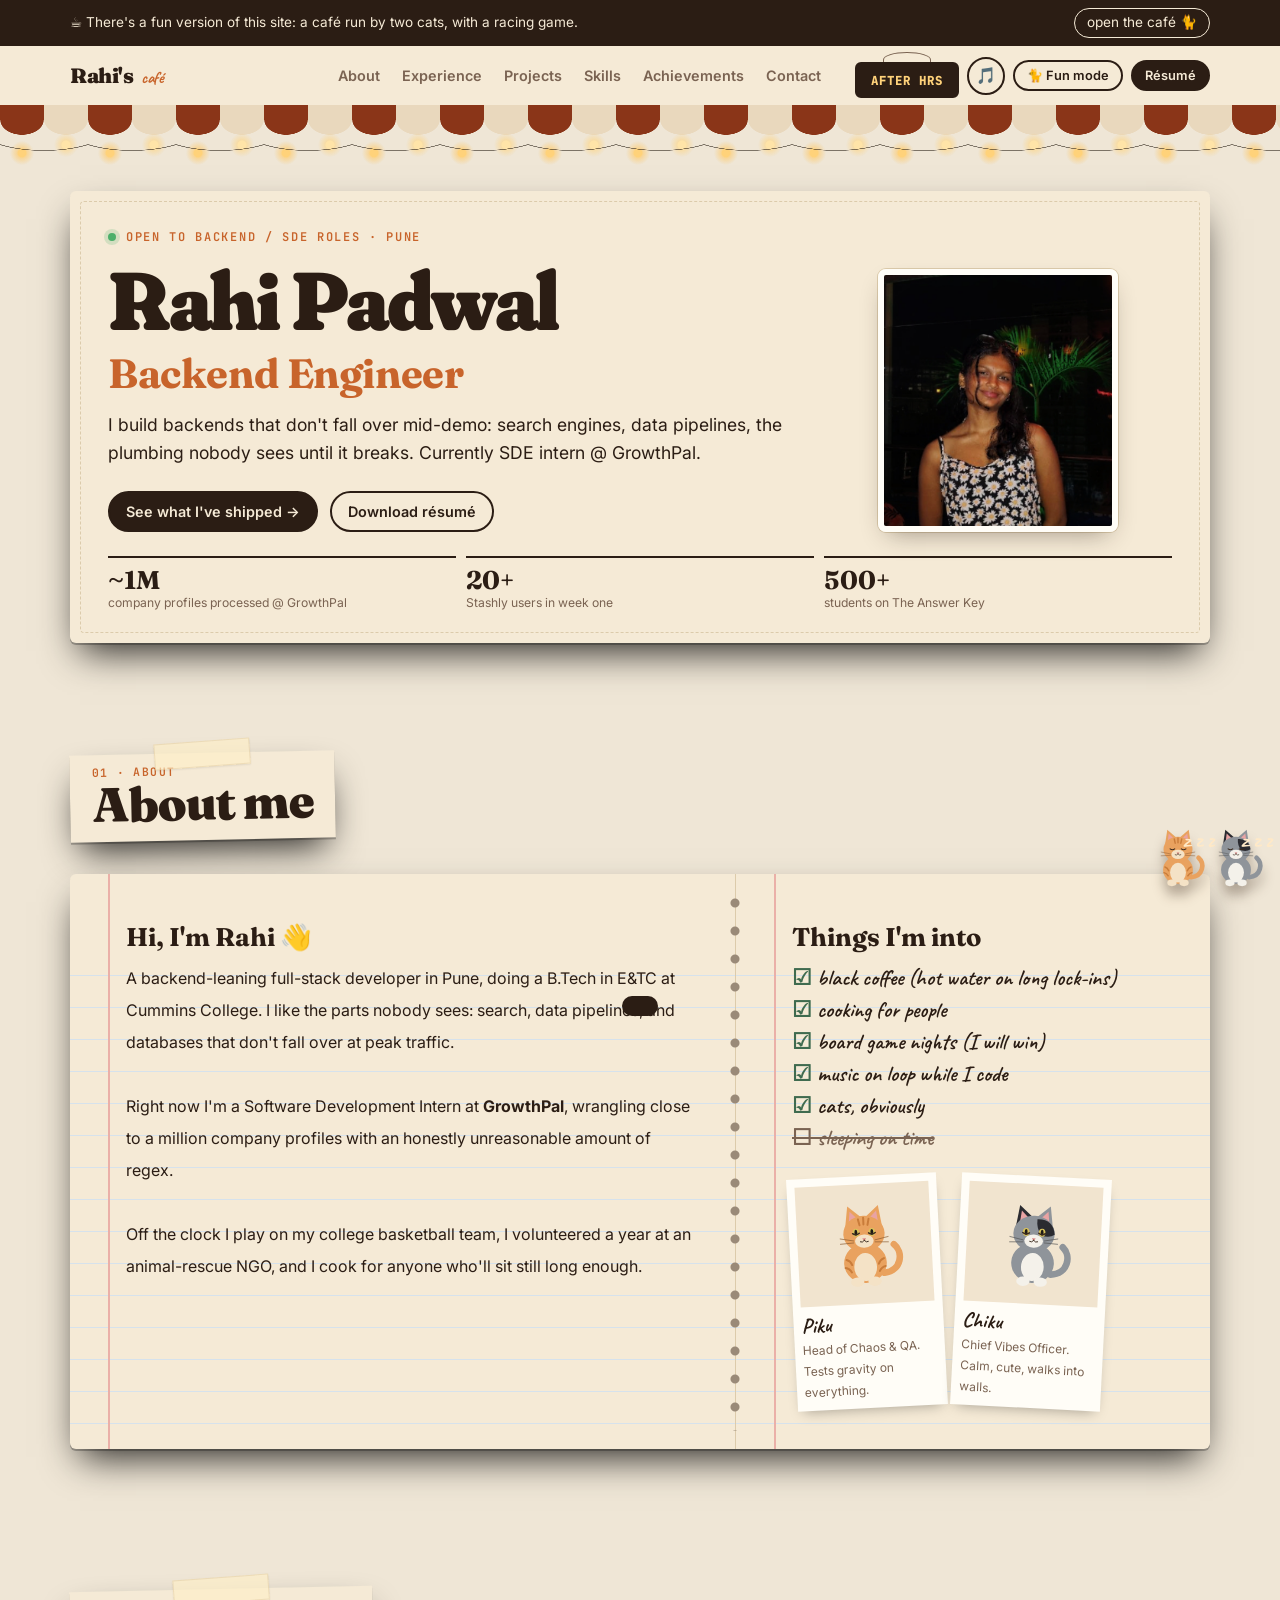
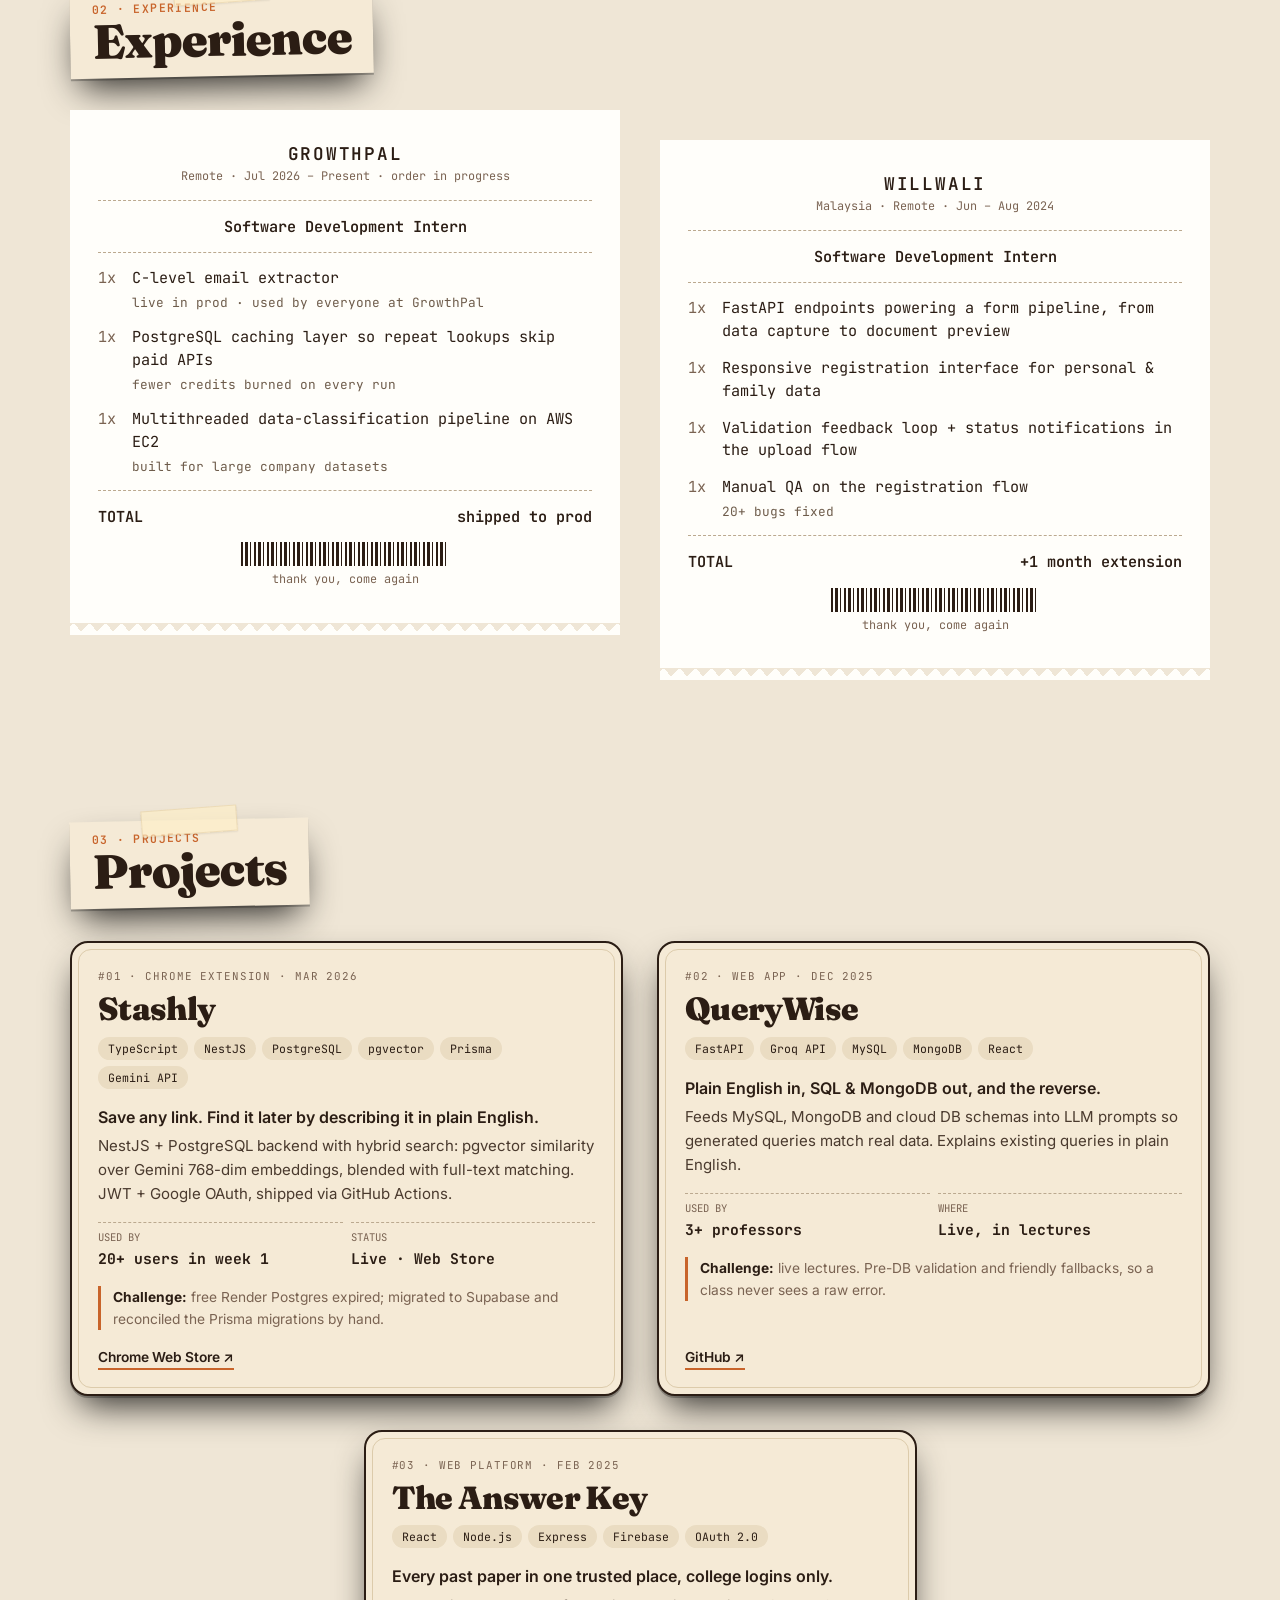
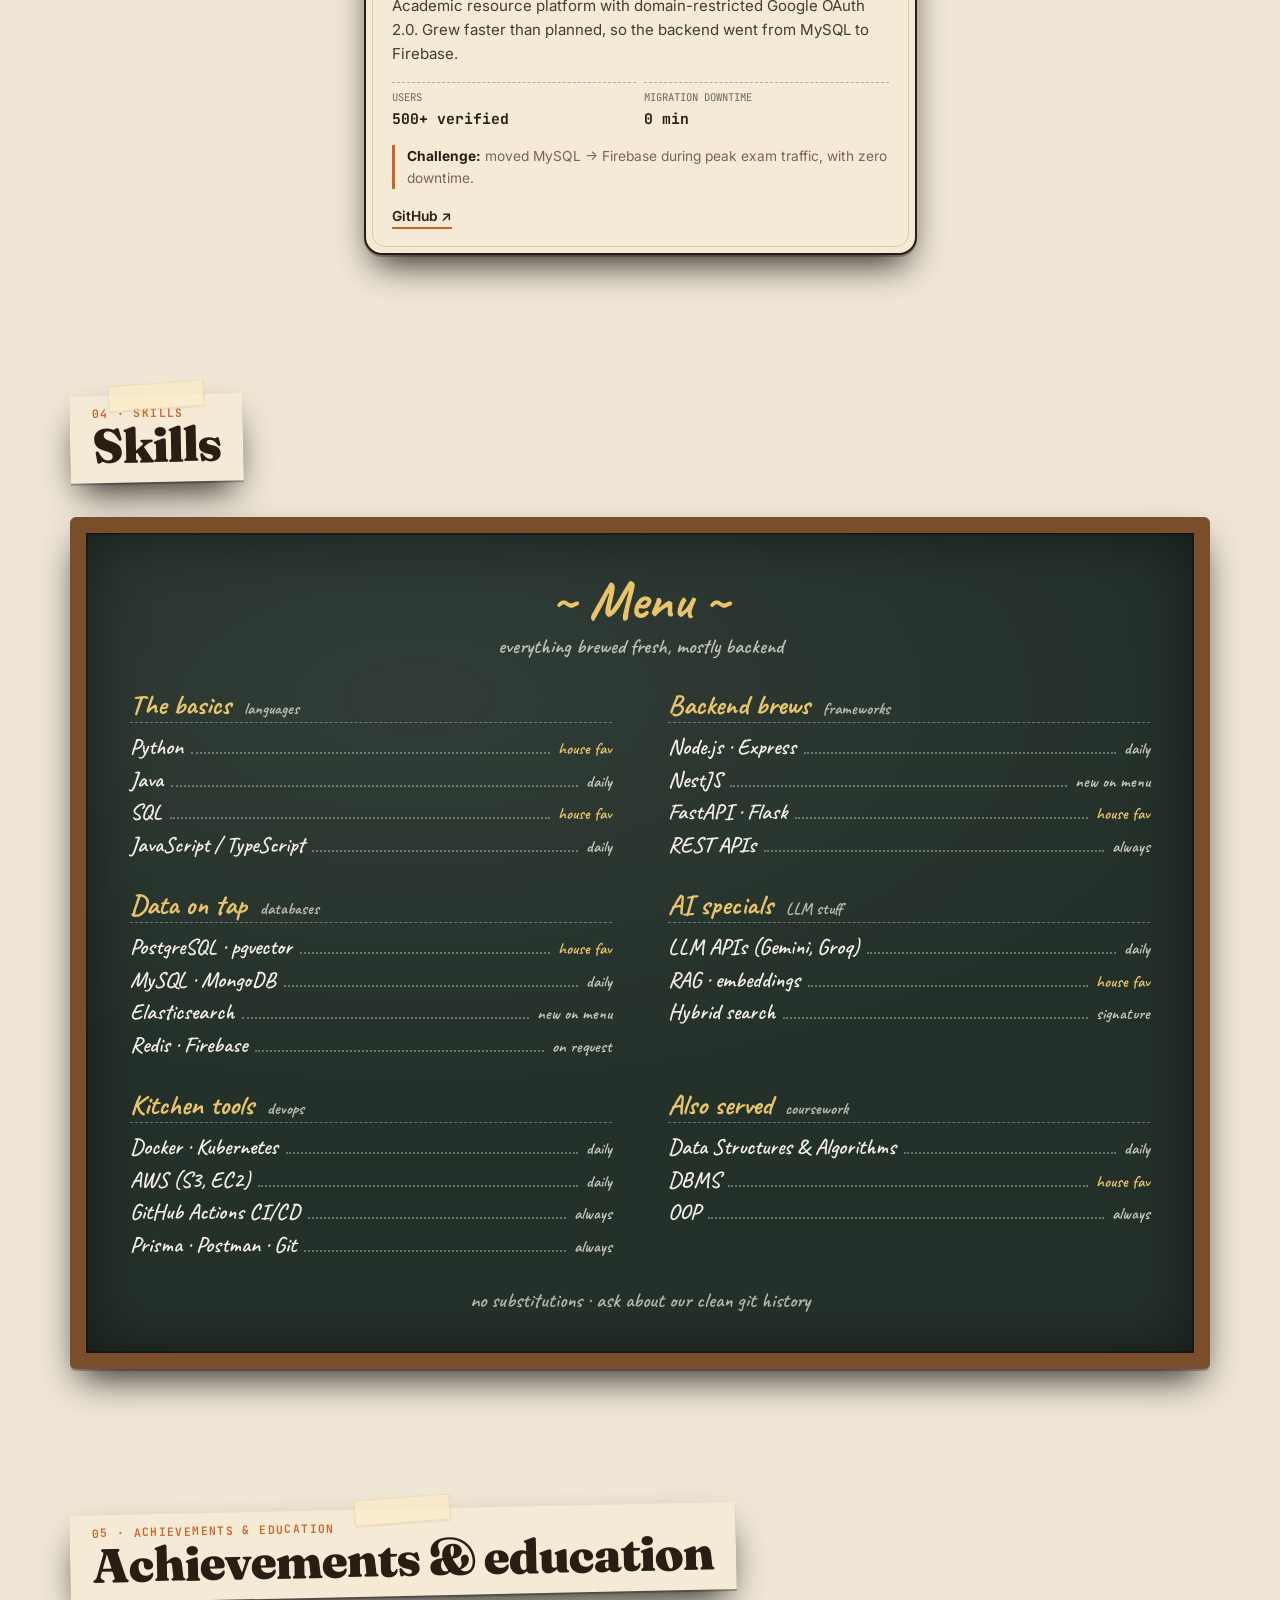
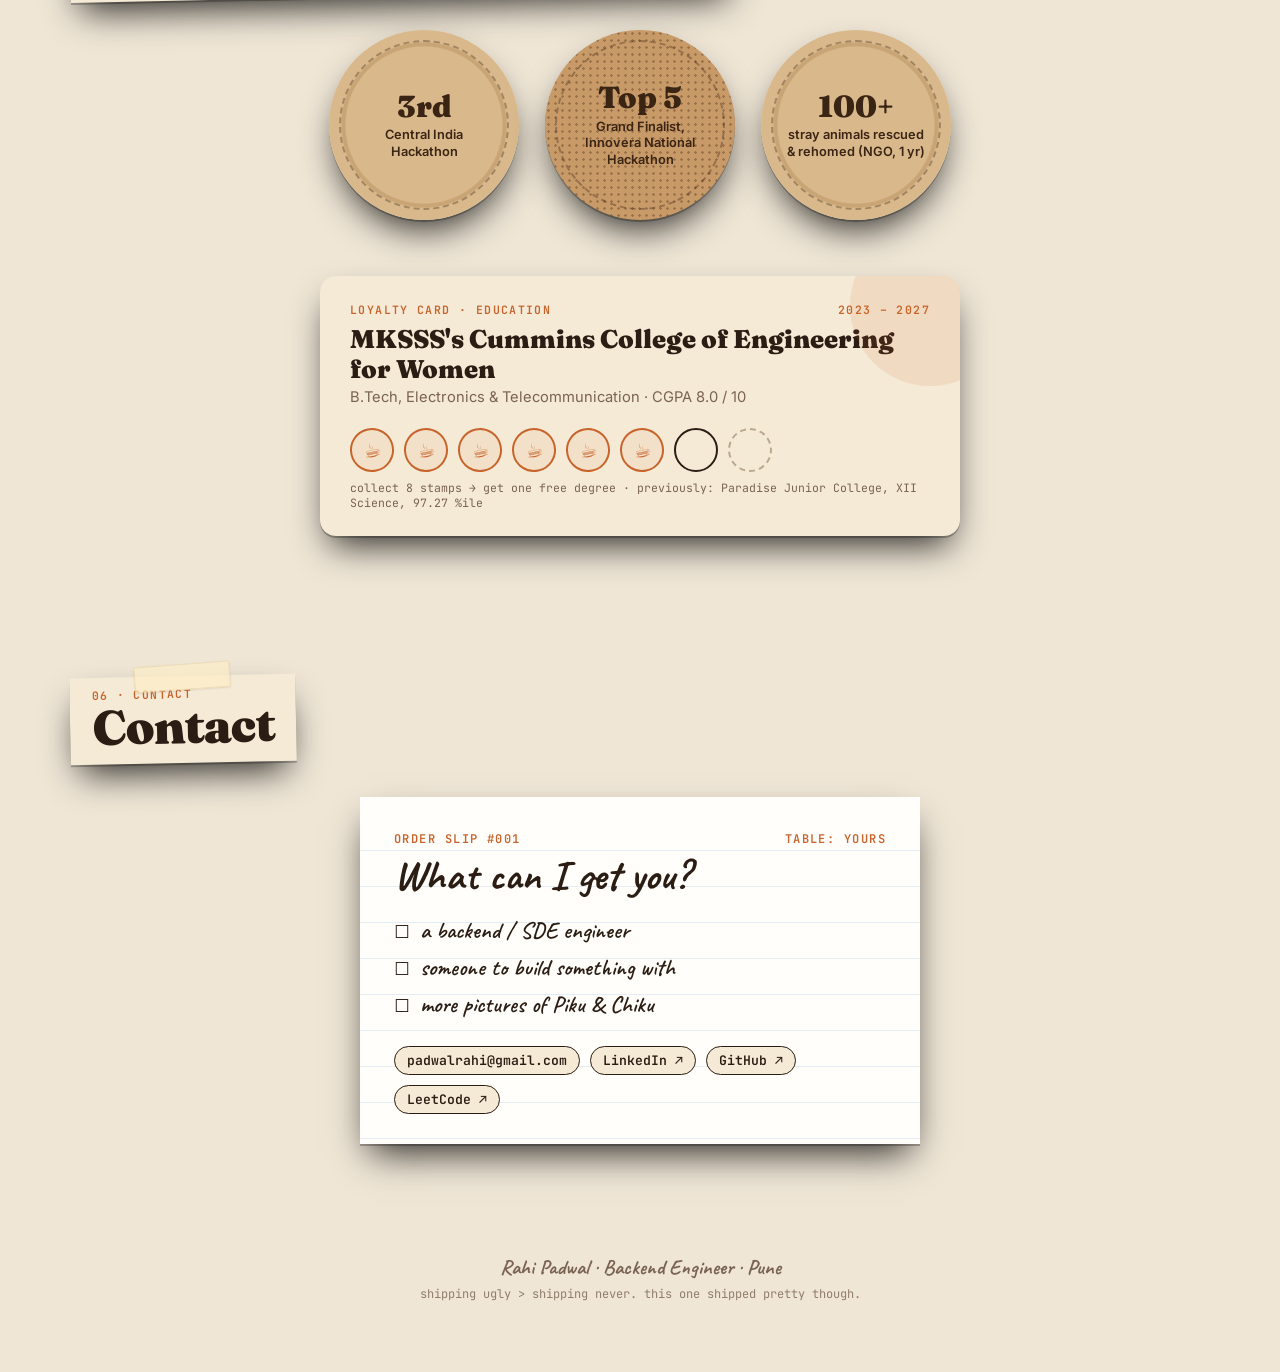
<file: index.html>
<!DOCTYPE html>
<html lang="en">
<head>
<meta charset="UTF-8" />
<meta name="viewport" content="width=device-width, initial-scale=1.0" />
<title>Rahi Padwal · Rahi's Café</title>
<meta name="description" content="Rahi Padwal — backend engineer from Pune. Coffee, code & two cats who run the place." />
<link rel="preconnect" href="https://fonts.googleapis.com" />
<link rel="preconnect" href="https://fonts.gstatic.com" crossorigin />
<link href="https://fonts.googleapis.com/css2?family=Fraunces:opsz,wght,SOFT@9..144,400..900,100&family=Caveat:wght@500;700&family=Inter:wght@400;500;600;700&family=JetBrains+Mono:wght@400;600&display=swap" rel="stylesheet" />
<style>
/* ═════════ tokens: daytime café (hot water) ═════════ */
:root{
  --wood:#c4915e; --wood-grain:.55; --plank:rgba(70,40,15,.22);
  --paper:#fffaf0; --paper2:#f6ecd8; --ink:#2b1d14; --muted:#7a6352; --line:#e6d6b8;
  --accent:#c8642b; --accent-ink:#fff7ee; --green:#3f6b4f;
  --awn1:#c8642b; --awn2:#fff4e2;
  --board:#24302a; --chalk:#f4efe4; --chalk2:#e9c46a;
  --on-wood:#fff6e8;
  --shadow:0 2px 0 rgba(60,30,10,.08),0 14px 28px -10px rgba(60,30,10,.45);
  --light:rgba(255,236,190,.55); --glow:transparent;
  --display:"Fraunces",Georgia,serif; --hand:"Caveat",cursive;
  --body:"Inter",system-ui,sans-serif; --mono:"JetBrains Mono",ui-monospace,monospace;
  color-scheme:light;
}
/* ═════════ after hours (night) ═════════ */
:root[data-theme="night"]{
  --wood:#3e2716; --plank:rgba(0,0,0,.45);
  --paper:#f5ead6; --paper2:#eadcc2; --line:#dccbab;
  --awn1:#8a3518; --awn2:#e9d8bd;
  --on-wood:#ffe9c7;
  --shadow:0 2px 0 rgba(0,0,0,.25),0 18px 36px -10px rgba(0,0,0,.85);
  --light:transparent; --glow:rgba(255,170,80,.26);
}
*{box-sizing:border-box;margin:0;padding:0}
html{scroll-behavior:smooth}
section,#education{scroll-margin-top:110px}
@media (max-width:980px){section,#education{scroll-margin-top:140px}}
body{
  font-family:var(--body);color:var(--ink);line-height:1.6;overflow-x:hidden;
  background-color:var(--wood);
  background-image:
    repeating-linear-gradient(180deg,transparent 0 238px,var(--plank) 238px 241px),
    url("data:image/svg+xml,%3Csvg xmlns='http://www.w3.org/2000/svg' width='700' height='480'%3E%3Cfilter id='w'%3E%3CfeTurbulence type='fractalNoise' baseFrequency='0.003 0.11' numOctaves='4' seed='7'/%3E%3CfeColorMatrix values='0 0 0 0 0.32 0 0 0 0 0.18 0 0 0 0 0.07 0 0 0 0.9 0'/%3E%3C/filter%3E%3Crect width='100%25' height='100%25' filter='url(%23w)'/%3E%3C/svg%3E");
  transition:background-color .5s;
}
body::before{ /* grain strength + evening lamp glow */
  content:"";position:fixed;inset:0;pointer-events:none;z-index:0;
  background:radial-gradient(70vw 60vh at 50% 10%,var(--glow),transparent 70%),
             radial-gradient(120vw 100vh at 50% 50%,transparent 55%,rgba(30,15,5,.35));
}
a{color:inherit}
.wrap{max-width:1180px;margin:0 auto;padding:0 20px}
main,footer{position:relative;z-index:2}

/* window light falling across the table (daytime only) */
.window-light{position:fixed;top:-10vh;right:-12vw;width:75vw;height:120vh;pointer-events:none;z-index:1;
  transform:skewX(-24deg);mix-blend-mode:soft-light;opacity:1;transition:opacity .6s;filter:blur(14px)}
.window-light i{position:absolute;background:var(--light);width:44%;height:46%}
.window-light i:nth-child(1){left:0;top:0}.window-light i:nth-child(2){right:0;top:0}
.window-light i:nth-child(3){left:0;bottom:0}.window-light i:nth-child(4){right:0;bottom:0}

/* ═════════ awning + nav ═════════ */
header{position:sticky;top:0;z-index:50}
.awning{height:30px;background:repeating-linear-gradient(90deg,var(--awn1) 0 44px,var(--awn2) 44px 88px);
  -webkit-mask:linear-gradient(#000 0 0) top/100% 15px no-repeat,radial-gradient(22px 15px at 22px 15px,#000 97%,transparent) 0 0/44px 30px repeat-x;
          mask:linear-gradient(#000 0 0) top/100% 15px no-repeat,radial-gradient(22px 15px at 22px 15px,#000 97%,transparent) 0 0/44px 30px repeat-x;
  filter:drop-shadow(0 4px 3px rgba(0,0,0,.25))}
.navbar{background:var(--paper)}
/* fairy lights under the awning (after hours only) */
.lights{position:absolute;left:0;right:0;top:100%;height:34px;margin-top:-4px;pointer-events:none;opacity:0;transition:opacity .6s;
  background:radial-gradient(circle at 22px 22px,#ffd27a 0 4px,rgba(255,200,100,.55) 5px,transparent 12px) 0 0/88px 34px repeat-x,
             radial-gradient(circle at 66px 14px,#ffe4a8 0 4px,rgba(255,210,120,.5) 5px,transparent 12px) 0 0/88px 34px repeat-x}
.lights::before{content:"";position:absolute;inset:0;background:radial-gradient(70px 26px at 44px 0,transparent 96%,rgba(30,20,10,.55) 97% 99%,transparent 100%) 0 -6px/88px 34px repeat-x}
:root[data-theme="night"] .lights{opacity:1;animation:twinkle 2.8s ease-in-out infinite}
@keyframes twinkle{50%{filter:brightness(.7)}}
:root[data-theme="night"] .window-light{opacity:0}
/* the OPEN / AFTER HOURS sign */
.sign{position:relative;border:0;background:none;cursor:pointer;perspective:400px;padding-top:6px;width:104px;height:44px}
.sign::before{content:"";position:absolute;left:50%;top:-2px;width:46px;height:14px;transform:translateX(-50%);border:1.5px solid var(--muted);border-bottom:0;border-radius:50% 50% 0 0}
.sign-inner{position:absolute;inset:8px 0 0;transform-style:preserve-3d;transition:transform .7s cubic-bezier(.4,1.5,.5,1)}
.sign-face{position:absolute;inset:0;display:grid;place-items:center;backface-visibility:hidden;border-radius:6px;border:2px solid var(--ink);font:800 .78rem var(--mono);letter-spacing:.08em}
.sign-face.open{background:#3f6b4f;color:#f4efe4}
.sign-face.closed{background:#2b1d14;color:#ffd27a;transform:rotateY(180deg)}
:root[data-theme="night"] .sign-inner{transform:rotateY(180deg)}
.sign:hover .sign-inner{transform:rotate(-4deg)}
:root[data-theme="night"] .sign:hover .sign-inner{transform:rotateY(180deg) rotate(4deg)}
.awning{margin-top:-1px}
.nav{display:flex;align-items:center;gap:16px;height:60px}
.logo{font-family:var(--display);font-weight:900;font-size:1.3rem;text-decoration:none;letter-spacing:-.02em;white-space:nowrap}
.logo small{font-family:var(--hand);font-weight:700;font-size:1.05rem;color:var(--accent);margin-left:4px}
.nav-links{display:flex;gap:2px;list-style:none;margin-left:auto}
.nav-links a{text-decoration:none;font-size:.9rem;font-weight:600;padding:6px 10px;border-radius:8px;color:var(--muted)}
.nav-links a:hover{color:var(--ink);background:var(--paper2)}
.nav-tools{display:flex;gap:8px;align-items:center;margin-left:auto}
.nav-links + .nav-tools{margin-left:8px}
.btn{display:inline-flex;align-items:center;gap:8px;font:600 .9rem var(--body);padding:10px 16px;border-radius:999px;border:2px solid var(--ink);background:var(--paper);color:var(--ink);cursor:pointer;text-decoration:none;transition:transform .15s}
.btn:hover{transform:translateY(-2px)}
.btn.solid{background:var(--ink);color:var(--paper)}
.btn.small{padding:6px 12px;font-size:.8rem}
.icon-btn{width:38px;height:38px;border-radius:50%;border:2px solid var(--ink);background:var(--paper);display:grid;place-items:center;cursor:pointer;font-size:1rem}
@media (max-width:980px){.nav-links{display:none}.mode-btn .long{display:none}}
/* phones: section links move to a swipeable row under the nav */
.mnav{display:none;gap:4px;overflow-x:auto;padding:0 12px 8px;scrollbar-width:none;-webkit-overflow-scrolling:touch}
.mnav::-webkit-scrollbar{display:none}
.mnav a{flex-shrink:0;text-decoration:none;font-size:.85rem;font-weight:600;color:var(--muted);padding:5px 11px;border-radius:999px;border:1.5px solid var(--line);background:var(--paper)}
@media (max-width:980px){.mnav{display:flex}}
@media (max-width:560px){
  .nav{gap:8px;height:54px}.wrap.nav{padding:0 12px}
  .logo small{display:none}.logo{font-size:1.1rem}
  .nav-tools{gap:6px}.sign{width:84px}.sign-face{font-size:.66rem}
  .icon-btn{width:34px;height:34px}.btn.small{padding:6px 10px}
  /* shrink the café table so the props don't pile up */
  .scene{height:380px}
  .polaroid{width:140px;left:0;padding:8px 8px 32px}.polaroid figcaption{font-size:1.05rem}
  .player{width:150px;top:10px}
  .now-playing{top:160px;width:160px;font-size:1.05rem}
  .sticky{top:215px;left:0;width:128px;font-size:1.1rem}
  .plant{width:110px;right:-20px}
  .dice{bottom:120px;left:52%}.dice-hint{bottom:92px;left:44%;font-size:1rem}
  .take{top:150px;left:8%;max-width:84%}
  #chiku{width:84px;bottom:6px;left:30%}
  .cat{width:84px}
}
.banner{display:none;background:var(--ink);color:var(--paper);font-size:.85rem;padding:8px 0}
.banner .wrap{display:flex;gap:12px;align-items:center;justify-content:space-between;flex-wrap:wrap}
.banner button{background:none;border:1px solid currentColor;color:inherit;border-radius:999px;padding:3px 12px;cursor:pointer;font:inherit}

/* ═════════ shared table objects ═════════ */
.knock{--tilt:0deg;transform:translate(var(--dx,0px),var(--dy,0px)) rotate(var(--rot,var(--tilt)));transition:transform .6s cubic-bezier(.3,1.5,.5,1)}
.knock.crooked{cursor:pointer}
.knock.crooked::after{content:"click to fix";position:absolute;top:-14px;right:18px;z-index:3;font:700 1.1rem var(--hand);background:var(--accent);color:var(--accent-ink);padding:0 10px;border-radius:999px;transform:rotate(3deg)}
.paper{background:var(--paper);box-shadow:var(--shadow);position:relative}
.tape{position:absolute;top:-12px;left:50%;width:96px;height:26px;transform:translateX(-50%) rotate(-3deg);background:rgba(255,240,200,.65);border:1px solid rgba(160,120,60,.15);box-shadow:0 1px 2px rgba(0,0,0,.08)}
.ring{position:absolute;border-radius:50%;border:7px solid rgba(70,35,10,.16);pointer-events:none;z-index:1;filter:blur(.6px)}
.ring::after{content:"";position:absolute;inset:4px;border-radius:50%;border:2px solid rgba(70,35,10,.1)}

section.block{padding:70px 0}
.label{display:inline-block;background:var(--paper);padding:10px 22px 12px;box-shadow:var(--shadow);transform:rotate(-1.2deg);position:relative;margin-bottom:34px}
.label .tag{display:block;font:600 .72rem var(--mono);color:var(--accent);letter-spacing:.12em;text-transform:uppercase}
.label h2{font-family:var(--display);font-weight:900;font-size:clamp(1.9rem,4.2vw,3rem);letter-spacing:-.02em;line-height:1.05}
.side-note{font:700 1.45rem var(--hand);color:var(--on-wood);text-shadow:0 1px 2px rgba(0,0,0,.35);margin:-18px 0 30px 8px;max-width:40ch}

/* ═════════ HERO ═════════ */
.hero{padding:56px 0 40px}
.hero-grid{display:grid;grid-template-columns:1.1fr .9fr;gap:36px;align-items:center}
@media (max-width:920px){.hero-grid{grid-template-columns:1fr}}
.placemat{padding:38px 38px 32px;border-radius:6px;--tilt:-.8deg}
.placemat::before{content:"";position:absolute;inset:10px;border:1.5px dashed var(--line);border-radius:4px;pointer-events:none}
.special{font:600 .75rem var(--mono);letter-spacing:.14em;text-transform:uppercase;color:var(--accent);display:flex;gap:10px;align-items:center;flex-wrap:wrap}
.dot{width:8px;height:8px;border-radius:50%;background:#4caf6a;box-shadow:0 0 0 4px rgba(76,175,106,.2)}
h1{font-family:var(--display);font-weight:900;font-size:clamp(2.7rem,6.4vw,5.2rem);line-height:.98;letter-spacing:-.03em;margin:16px 0 18px;font-variation-settings:"SOFT" 100}
h1 .stretch{display:inline-block;transition:letter-spacing .5s cubic-bezier(.3,1.6,.5,1)}
h1:hover .stretch{letter-spacing:.12em}
h1 em{font-style:italic;color:var(--accent)}
.lede{font-size:1.1rem;max-width:40ch}
.hand{font:700 1.5rem var(--hand);color:var(--accent);line-height:1.1;display:block;margin-top:6px}
.hero-actions{display:flex;gap:12px;flex-wrap:wrap;margin:24px 0}
.facts{display:grid;grid-template-columns:repeat(3,1fr);gap:10px}
.fact{border-top:2px solid var(--ink);padding-top:8px}
.fact b{display:block;font-family:var(--display);font-size:1.6rem;line-height:1.1}
.fact span{font-size:.76rem;color:var(--muted);display:block;line-height:1.35}
@media (max-width:520px){.placemat{padding:28px 22px}.facts{grid-template-columns:1fr 1fr}}

.scene{position:relative;height:470px}
@media (max-width:920px){.scene{height:420px;max-width:480px;margin:0 auto;width:100%}}
.prop{position:absolute}
.polaroid{top:6px;left:6%;width:200px;background:#fffdf7;padding:10px 10px 40px;box-shadow:var(--shadow);--tilt:-7deg}
.polaroid img{width:100%;aspect-ratio:1;object-fit:cover;display:block;background:#ddd}
.polaroid figcaption{position:absolute;bottom:6px;left:0;right:0;text-align:center;font:700 1.3rem var(--hand);color:#3a2a1e}
/* record player */
.player{top:20px;right:0;width:200px;cursor:pointer;background:none;border:0;--tilt:5deg}
.player svg{width:100%;display:block;overflow:visible;filter:drop-shadow(0 14px 12px rgba(40,20,5,.4))}
.player .vinyl{transform-origin:78px 82px}
.player.on .vinyl{animation:spin 1.8s linear infinite}
@keyframes spin{to{transform:rotate(360deg)}}
.player .arm{transform-origin:156px 30px;transition:transform .9s cubic-bezier(.4,1.4,.5,1)}
.player.on .arm{transform:rotate(24deg)}
.player .note{opacity:0}
.player.on .note{animation:note 2.4s ease-out infinite}
.player.on .note:nth-of-type(2){animation-delay:.8s}.player.on .note:nth-of-type(3){animation-delay:1.6s}
@keyframes note{0%{opacity:0;transform:translate(0,0)}30%{opacity:1}100%{opacity:0;transform:translate(-30px,-60px) rotate(-20deg)}}
.now-playing{position:absolute;top:212px;right:0;width:220px;text-align:center;font:700 1.25rem/1.2 var(--hand);color:var(--on-wood);text-shadow:0 1px 2px rgba(0,0,0,.45)}
.now-playing a{display:inline-block;margin-top:4px;font:600 .72rem var(--mono);text-shadow:none;background:var(--paper);color:var(--ink);padding:2px 10px;border-radius:999px;text-decoration:none}
.plant{bottom:-10px;right:-30px;width:170px;pointer-events:none;filter:drop-shadow(0 14px 10px rgba(30,40,10,.35))}
.sticky{top:262px;left:-2%;width:150px;padding:12px 12px 10px;background:#ffe788;color:#2b1d14;text-decoration:none;font:700 1.3rem/1.05 var(--hand);
  box-shadow:0 10px 14px -8px rgba(0,0,0,.45);transform:rotate(-4deg);transition:transform .2s;z-index:4}
.sticky small{display:block;font-size:1rem;opacity:.7;margin-top:4px}
.sticky:hover{transform:rotate(0) scale(1.05)}
/* a real 3D die */
.dice{bottom:150px;left:44%;width:56px;height:56px;cursor:pointer;background:none;border:0;perspective:700px;z-index:6}
.die-shadow{position:absolute;inset:4px;border-radius:12px;background:rgba(30,15,5,.45);filter:blur(5px);transform:translate(5px,8px)}
.die{position:absolute;inset:0;transform-style:preserve-3d;will-change:transform}
.face{position:absolute;inset:0;border-radius:11px;background:#fffaf0;border:1.5px solid #cdbb9f;
  box-shadow:inset 0 0 10px rgba(120,80,40,.22),inset 0 -3px 0 rgba(120,80,40,.12);backface-visibility:hidden}
.face i{position:absolute;width:11px;height:11px;border-radius:50%;background:#2b1d14;transform:translate(-50%,-50%);box-shadow:inset 0 2px 2px rgba(0,0,0,.5)}
.face.f1 i{background:#c8642b;width:14px;height:14px}
.f1{transform:translateZ(28px)}            .f6{transform:rotateY(180deg) translateZ(28px)}
.f2{transform:rotateY(90deg) translateZ(28px)}  .f5{transform:rotateY(-90deg) translateZ(28px)}
.f3{transform:rotateX(90deg) translateZ(28px)}  .f4{transform:rotateX(-90deg) translateZ(28px)}
.dice:hover .die-shadow{transform:translate(6px,10px)}
.dice-hint{position:absolute;bottom:118px;left:38%;font:700 1.2rem var(--hand);color:var(--on-wood);text-shadow:0 1px 2px rgba(0,0,0,.4);transform:rotate(-5deg)}
.take{position:absolute;top:190px;left:22%;max-width:250px;z-index:7;background:var(--paper);border:2px solid var(--ink);border-radius:16px;padding:12px 14px;font-weight:600;font-size:.92rem;box-shadow:var(--shadow);opacity:0;transform:translateY(10px) scale(.95);transition:.35s cubic-bezier(.3,1.4,.5,1);pointer-events:none}
.take.show{opacity:1;transform:none}
.take small{display:block;font:400 .65rem var(--mono);color:var(--muted);margin-bottom:4px}

/* ═════════ cats ═════════ */
.cat{position:absolute;width:110px;cursor:pointer;z-index:8;user-select:none;-webkit-tap-highlight-color:transparent}
.cat svg{width:100%;display:block;overflow:visible;transition:transform .5s cubic-bezier(.3,1.4,.5,1);filter:drop-shadow(0 10px 6px rgba(40,20,5,.3))}
.cat .name{position:absolute;left:50%;top:-8px;transform:translateX(-50%);font:700 1.2rem var(--hand);white-space:nowrap;color:var(--ink);background:var(--paper);padding:0 8px;border-radius:6px;opacity:0;transition:.2s;pointer-events:none}
.cat:hover .name{opacity:1;top:-26px}
.cat .tail{transform-origin:88px 112px;animation:tail 2.4s ease-in-out infinite}
@keyframes tail{0%,100%{transform:rotate(0)}50%{transform:rotate(-14deg)}}
.cat .lids{opacity:0}
.cat.blink .eyes,.cat.asleep .eyes,.cat.upside .eyes{opacity:0}
.cat.blink .lids,.cat.asleep .lids,.cat.upside .lids{opacity:1}
.cat.vibing:not(.upside):not(.asleep) svg{animation:vibe .86s ease-in-out infinite;transform-origin:50% 90%}
@keyframes vibe{25%{transform:rotate(-4deg)}75%{transform:rotate(4deg)}}
.cat.walking svg{animation:bob .35s ease-in-out infinite}
@keyframes bob{50%{transform:translateY(-5px)}}
.cat.swat .paw-r{animation:swat .5s ease-in-out 2}
@keyframes swat{50%{transform:translate(14px,-22px) rotate(-20deg)}}
.cat.upside svg{transform:rotate(172deg) translateY(-18px)}
.zzz{position:absolute;right:-8px;top:0;font:700 1.4rem var(--hand);color:var(--on-wood);opacity:0;pointer-events:none}
.cat.asleep .zzz,.cat.upside .zzz{opacity:1;animation:zzz 2.5s ease-in-out infinite}
@keyframes zzz{0%{transform:translateY(6px);opacity:0}50%{opacity:1}100%{transform:translateY(-18px);opacity:0}}
.heart{position:absolute;pointer-events:none;font-size:1.1rem;color:#e06a7a;animation:heart 1.2s ease-out forwards;z-index:9}
@keyframes heart{to{transform:translateY(-50px) scale(1.3);opacity:0}}
#chiku{bottom:20px;left:8%}
#piku{transition:left 1.8s ease-in-out,top 1.8s ease-in-out}

/* ═════════ ABOUT: notebook ═════════ */
.notebook{display:grid;grid-template-columns:1fr 1fr;background:var(--paper);box-shadow:var(--shadow);border-radius:6px;--tilt:.6deg;position:relative}
.notebook::before{content:"";position:absolute;top:18px;bottom:18px;left:var(--split,50%);width:22px;transform:translateX(-50%);
  background:radial-gradient(circle at 11px 11px,#9a8a78 4px,transparent 5px) 0 0/22px 28px repeat-y;z-index:2}
.page{padding:44px 40px 40px 56px;line-height:32px;position:relative;
  background:repeating-linear-gradient(180deg,transparent 0 31px,#d6e2ec 31px 32px) 0 70px/100% 100% no-repeat}
.page::before{content:"";position:absolute;top:0;bottom:0;left:38px;width:2px;background:#eab0a8}
.page + .page{border-left:1px solid var(--line)}
.page h3{font-family:var(--display);font-size:1.6rem;line-height:38px;margin-bottom:6px}
.page p{margin-bottom:32px;font-size:1rem}
.page p:last-child{margin-bottom:0}
.scribble{font:700 1.45rem/32px var(--hand);color:var(--accent)}
.checklist{list-style:none;font:600 1.4rem/32px var(--hand)}
.checklist li::before{content:"☑ ";color:var(--green)}
.checklist li.no::before{content:"☐ ";color:var(--muted)}
.checklist li.no{color:var(--muted);text-decoration:line-through}
.cofounders{display:flex;gap:14px;margin-top:22px;flex-wrap:wrap}
.cf{background:#fffdf7;padding:8px 8px 10px;box-shadow:0 6px 14px -6px rgba(0,0,0,.35);width:150px;transform:rotate(-3deg);line-height:1.3}
.cf:nth-child(2){transform:rotate(3deg)}
.cf .pic{height:120px;display:grid;place-items:center;background:#f1e4cf}
.cf .pic svg{width:80px}
.cf .name,.cf .zzz{display:none}
.cf b{display:block;font:700 1.3rem var(--hand);margin-top:6px}
.cf span{font-size:.75rem;color:var(--muted)}
@media (max-width:820px){.notebook{grid-template-columns:1fr}.notebook::before{display:none}.page + .page{border-left:0;border-top:1px dashed var(--line)}.page{padding:36px 22px 32px 50px}}

/* ═════════ EXPERIENCE: receipts ═════════ */
.receipts{display:grid;grid-template-columns:repeat(2,1fr);gap:40px;align-items:start}
@media (max-width:820px){.receipts{grid-template-columns:1fr}}
.receipt{background:#fffefa;padding:30px 28px 46px;font-family:var(--mono);font-size:.84rem;line-height:1.55;box-shadow:var(--shadow);position:relative;
  -webkit-mask:linear-gradient(#000 0 0) top/100% calc(100% - 12px) no-repeat,conic-gradient(from 135deg at 50% 0,#000 90deg,transparent 0) bottom/16px 12px repeat-x;
          mask:linear-gradient(#000 0 0) top/100% calc(100% - 12px) no-repeat,conic-gradient(from 135deg at 50% 0,#000 90deg,transparent 0) bottom/16px 12px repeat-x}
.receipt:nth-child(1){--tilt:-1.5deg}.receipt:nth-child(2){--tilt:1.8deg;margin-top:30px}
.receipt .shop{text-align:center;font-weight:600;font-size:1.25rem;letter-spacing:.1em}
.receipt .center{text-align:center;color:var(--muted);font-size:.74rem}
.receipt hr{border:0;border-top:1.5px dashed #bba98f;margin:14px 0}
.receipt .role{text-align:center;font-weight:600;font-size:.95rem}
.receipt ul{list-style:none}
.receipt li{display:grid;grid-template-columns:28px 1fr;gap:4px;margin-bottom:9px}
.receipt li::before{content:"1x";color:var(--muted)}
.receipt li em{font-style:normal;color:var(--muted);display:block;font-size:.74rem}
.receipt .total{display:flex;justify-content:space-between;font-weight:600;font-size:.95rem;gap:12px}
.barcode{height:38px;margin:16px auto 4px;width:70%;background:repeating-linear-gradient(90deg,#2b1d14 0 2px,transparent 2px 4px,#2b1d14 4px 7px,transparent 7px 9px,#2b1d14 9px 10px,transparent 10px 13px)}

/* ═════════ PROJECTS: game cards ═════════ */
.cards{display:grid;grid-template-columns:repeat(2,1fr);gap:34px}
.cards > .card:last-child:nth-child(odd){grid-column:1/-1;justify-self:center;max-width:calc(50% - 17px)}
@media (max-width:780px){.cards{grid-template-columns:1fr}.cards > .card:last-child:nth-child(odd){max-width:none}}
.card{background:var(--paper);border:2px solid var(--ink);border-radius:18px;padding:22px;box-shadow:var(--shadow);position:relative}
.card::before{content:"";position:absolute;inset:6px;border:1px solid var(--line);border-radius:13px;pointer-events:none}
.card:nth-child(1){--tilt:-1deg}.card:nth-child(2){--tilt:1.2deg}.card:nth-child(3){--tilt:.8deg}.card:nth-child(4){--tilt:-1.3deg}
.card-top{display:flex;justify-content:space-between;align-items:center;gap:8px;font:400 .68rem var(--mono);color:var(--muted);text-transform:uppercase;letter-spacing:.08em}
.rarity{color:var(--accent);white-space:nowrap}
.card h3{font-family:var(--display);font-size:2rem;font-weight:900;letter-spacing:-.02em;margin:8px 0 2px;line-height:1.1}
.card .kind{font-size:.88rem;color:var(--muted)}
.ability{margin:14px 0;padding:10px 12px;border-radius:10px;background:var(--paper2);font-size:.92rem}
.ability b{font:600 .68rem var(--mono);text-transform:uppercase;letter-spacing:.08em;color:var(--accent);display:block}
.card p.what{font-size:.94rem}
.stats{display:grid;grid-template-columns:1fr 1fr;gap:8px;margin:14px 0;font-family:var(--mono)}
.stats div{border-top:1px dashed #bba98f;padding-top:6px}
.stats span{color:var(--muted);display:block;font-size:.66rem;text-transform:uppercase}
.stats b{font-size:.92rem}
.lore{font-size:.88rem;color:var(--muted);border-left:3px solid var(--accent);padding-left:12px;margin:12px 0}
.lore b{color:var(--ink)}
.tags{display:flex;flex-wrap:wrap;gap:6px;margin-top:14px}
.tags span{font:400 .7rem var(--mono);padding:3px 9px;border-radius:999px;border:1px solid #cdb999}
.links{display:flex;gap:14px;margin-top:16px;flex-wrap:wrap}
.links a{font-size:.86rem;font-weight:600;text-decoration:none;border-bottom:2px solid var(--accent)}

/* ═════════ SKILLS: chalkboard menu ═════════ */
.board{background:var(--board);color:var(--chalk);border:16px solid #7a4e2a;border-radius:6px;padding:40px 44px;position:relative;
  box-shadow:var(--shadow),inset 0 0 60px rgba(0,0,0,.45),inset 0 0 0 2px rgba(0,0,0,.3);
  background-image:radial-gradient(120% 80% at 30% 20%,rgba(255,255,255,.06),transparent 60%);--tilt:-.4deg}
.board-title{text-align:center;font:700 clamp(2.4rem,5vw,3.4rem)/1 var(--hand);color:var(--chalk2);margin-bottom:6px}
.board-sub{text-align:center;font:600 1.3rem var(--hand);opacity:.75;margin-bottom:28px}
.menu{display:grid;grid-template-columns:repeat(2,1fr);gap:26px 56px}
@media (max-width:780px){.menu{grid-template-columns:1fr}.board{padding:30px 22px;border-width:12px}}
.menu h3{font:700 1.75rem var(--hand);color:var(--chalk2);border-bottom:1.5px dashed rgba(244,239,228,.35);margin-bottom:8px}
.menu h3 small{font-size:1.05rem;color:var(--chalk);opacity:.7;margin-left:6px}
.menu li{list-style:none;display:flex;align-items:baseline;gap:8px;font:600 1.4rem/1.45 var(--hand)}
.menu li::after{content:"";order:1;flex:1;border-bottom:2px dotted rgba(244,239,228,.35)}
.menu li span{order:2;font-size:1.05rem;opacity:.8;white-space:nowrap}
.menu li span.fav{color:var(--chalk2);opacity:1}
.board-foot{text-align:center;font:600 1.3rem var(--hand);opacity:.7;margin-top:26px}

/* ═════════ ACHIEVEMENTS: coasters + EDUCATION: loyalty card ═════════ */
.coasters{display:flex;flex-wrap:wrap;gap:26px;justify-content:center}
.coaster{width:190px;height:190px;border-radius:50%;display:grid;place-items:center;text-align:center;padding:26px;
  background:radial-gradient(circle,#d9b98c 0 58%,#c9a474 59% 61%,#d9b98c 62%);box-shadow:var(--shadow);color:#3a2414;position:relative}
.coaster::before{content:"";position:absolute;inset:10px;border-radius:50%;border:2px dashed rgba(58,36,20,.35)}
.coaster:nth-child(odd){--tilt:-6deg}.coaster:nth-child(even){--tilt:5deg}
.coaster b{display:block;font-family:var(--display);font-weight:900;font-size:1.9rem;line-height:1}
.coaster span{font-size:.8rem;font-weight:600;line-height:1.3;display:block;margin-top:6px}
.coaster.cork{background:radial-gradient(circle,#b98b5a 0 100%);background-image:radial-gradient(rgba(70,40,15,.35) 1px,transparent 1.5px);background-size:7px 7px;background-color:#c89a68}
.loyalty{max-width:640px;margin:56px auto 0;background:var(--paper);border-radius:16px;padding:26px 30px;box-shadow:var(--shadow);--tilt:1.2deg;position:relative;overflow:hidden}
.loyalty::before{content:"";position:absolute;right:-50px;top:-50px;width:160px;height:160px;border-radius:50%;background:var(--accent);opacity:.12}
.loyalty .top{display:flex;justify-content:space-between;gap:10px;flex-wrap:wrap;font:600 .72rem var(--mono);letter-spacing:.12em;text-transform:uppercase;color:var(--accent)}
.loyalty h3{font-family:var(--display);font-weight:900;font-size:1.6rem;line-height:1.15;margin:8px 0 2px}
.loyalty p{color:var(--muted);font-size:.92rem}
.stamps{display:flex;gap:10px;margin:18px 0 8px;flex-wrap:wrap}
.stamp{width:44px;height:44px;border-radius:50%;border:2px dashed #bba98f;display:grid;place-items:center;font-size:1.2rem}
.stamp.done{border:2px solid var(--accent);color:var(--accent);background:rgba(200,100,43,.08);transform:rotate(-12deg)}
.stamp.now{border-style:solid;border-color:var(--ink);animation:pulse 1.6s ease-in-out infinite}
@keyframes pulse{50%{transform:scale(1.08)}}
.loyalty .fine{font:400 .72rem var(--mono);color:var(--muted)}

/* ═════════ CONTACT: order slip ═════════ */
.slip{max-width:560px;margin:0 auto;background:#fffefa;padding:34px 34px 30px;box-shadow:var(--shadow);--tilt:-1deg;position:relative;
  background-image:repeating-linear-gradient(180deg,transparent 0 35px,#e4ecf3 35px 36px);background-position:0 18px}
.slip .head{display:flex;justify-content:space-between;font:600 .75rem var(--mono);letter-spacing:.12em;color:var(--accent);text-transform:uppercase}
.slip h3{font:700 2.6rem/1.1 var(--hand);margin:6px 0 14px}
.order{list-style:none;font:600 1.45rem/36px var(--hand)}
.order a{text-decoration:none;display:flex;gap:10px;align-items:baseline}
.order a:hover{color:var(--accent)}
.order a::before{content:"☐";font-family:var(--body);font-size:1.1rem}
.order a:hover::before{content:"☑"}
.slip .links2{display:flex;flex-wrap:wrap;gap:10px;margin-top:22px}
.slip .links2 a{font:600 .82rem var(--mono);text-decoration:none;border:1.5px solid var(--ink);border-radius:999px;padding:5px 12px;background:var(--paper)}
.slip .links2 a:hover{background:var(--ink);color:var(--paper)}
.slip .sign{font:700 1.5rem var(--hand);text-align:right;margin-top:16px;color:var(--accent)}

footer{text-align:center;padding:40px 20px 70px;color:var(--on-wood);font:700 1.3rem var(--hand);text-shadow:0 1px 2px rgba(0,0,0,.4)}
footer small{display:block;font:400 .75rem var(--mono);opacity:.8;margin-top:6px}

.toast{position:fixed;left:50%;bottom:24px;transform:translate(-50%,140px);background:var(--ink);color:#fff6e8;padding:10px 18px;border-radius:999px;font-size:.9rem;font-weight:500;z-index:100;transition:transform .4s cubic-bezier(.3,1.4,.5,1);max-width:calc(100vw - 32px);text-align:center}
.toast.show{transform:translate(-50%,0)}

/* ═════════ RECRUITER MODE: same café, cleaned up ═════════ */
.plain-only{display:none}
body.recruiter .plain-only{display:revert}
body.recruiter .fun-only{display:none!important}
body.recruiter .banner{display:block}
body.recruiter{background-image:none;background-color:#efe6d6}
body.recruiter::before,body.recruiter .window-light,body.recruiter .ring{display:none}
body.recruiter .knock{--rot:0deg!important;--dx:0px!important;--dy:0px!important;--tilt:0deg!important}
body.recruiter .knock.crooked::after{display:none}
body.recruiter .hero-grid{grid-template-columns:1fr}
body.recruiter .lede{max-width:62ch}
body.recruiter h1 .stretch{letter-spacing:0!important}
body.recruiter .side-note{color:var(--muted);text-shadow:none}
body.recruiter .ability,body.recruiter .rarity{display:none}
body.recruiter footer{color:var(--muted);text-shadow:none}
body.recruiter .cat{position:fixed!important;bottom:12px!important;top:auto!important;width:56px;cursor:default}
body.recruiter #chiku{right:16px!important;left:auto!important}
body.recruiter #piku{right:74px!important;left:auto!important}
body.recruiter .cat .name{display:none}
/* formal hero: name, then the title on its own line */
body.recruiter h1 .job-title{display:block;font-size:.5em;font-weight:700;font-style:normal;color:var(--accent);letter-spacing:-.01em;margin-top:12px;font-variation-settings:"SOFT" 0}
/* About: the description page gets more room than the checklist */
body.recruiter .notebook{grid-template-columns:7fr 5fr;--split:58.333%}
/* hero photo: sits in the third column, right above the last fact */
body.recruiter .hero-top{display:grid;grid-template-columns:repeat(3,1fr);gap:10px;align-items:end}
body.recruiter .hero-intro{grid-column:span 2}
body.recruiter .headshot{display:block;width:100%;max-width:240px;aspect-ratio:301/331;height:auto;object-fit:cover;justify-self:center;
  border-radius:8px;border:6px solid #fffdf7;box-shadow:0 10px 24px -10px rgba(43,29,20,.45),0 0 0 1px var(--line);margin-bottom:24px}
@media (max-width:720px){body.recruiter .hero-top{grid-template-columns:1fr}body.recruiter .hero-intro{grid-column:auto}body.recruiter .headshot{grid-row:1;justify-self:start;max-width:150px;margin-bottom:0}}
/* Projects: name → stack → what it is → numbers → challenge → link */
body.recruiter .card{display:flex;flex-direction:column;padding:26px 26px 24px}
body.recruiter .card-top{order:0}
body.recruiter .card h3{order:1;margin:8px 0 0}
body.recruiter .card .tags{order:2;margin:10px 0 16px}
body.recruiter .card .tags span{background:var(--paper2);border-color:transparent;font-size:.72rem}
body.recruiter .card .kind{order:3;font-size:1rem;font-weight:600;color:var(--ink);margin-bottom:4px}
body.recruiter .card p.what{order:4;color:#4a3a2e}
body.recruiter .card .stats{order:5;margin:16px 0 4px}
body.recruiter .card .lore{order:6;margin:10px 0 0;font-size:.86rem}
body.recruiter .card .links{order:7;margin-top:auto;padding-top:16px}
/* Experience: the work items carry the receipt; barcode steps back */
body.recruiter .receipt .shop{font-size:1.1rem}
body.recruiter .receipt ul{margin:4px 0}
body.recruiter .receipt li{font-size:.95rem;line-height:1.5;color:var(--ink);margin-bottom:14px;grid-template-columns:30px 1fr}
body.recruiter .receipt li:last-child{margin-bottom:4px}
body.recruiter .receipt li em{font-size:.8rem;margin-top:3px;color:#6e5c4b}
body.recruiter .barcode{height:24px;width:42%;margin-top:14px}
@media (max-width:820px){body.recruiter .notebook{grid-template-columns:1fr}}
@media (prefers-reduced-motion:reduce){*{animation:none!important;transition:none!important}}
</style>
</head>
<body>
<div class="window-light fun-only" aria-hidden="true"><i></i><i></i><i></i><i></i></div>

<header>
  <div class="navbar">
    <div class="banner"><div class="wrap">
      <span>☕ There's a fun version of this site: a café run by two cats, with a racing game.</span>
      <button type="button" data-toggle-mode>open the café 🐈</button>
    </div></div>
    <div class="wrap nav">
      <a class="logo" href="#top">Rahi's <small>café</small></a>
      <ul class="nav-links">
        <li><a href="#about">About</a></li>
        <li><a href="#experience">Experience</a></li>
        <li><a href="#projects">Projects</a></li>
        <li><a href="#skills">Skills</a></li>
        <li><a href="#achievements">Achievements</a></li>
        <li><a href="#contact">Contact</a></li>
        <li class="fun-only"><a href="game.html">🎮 Play</a></li>
      </ul>
      <div class="nav-tools">
        <button class="sign" id="signBtn" type="button" aria-label="Switch between day and night" title="Flip the sign">
          <span class="sign-inner"><span class="sign-face open">OPEN</span><span class="sign-face closed">AFTER HRS</span></span>
        </button>
        <button class="icon-btn" id="musicBtn" type="button" title="Play some café music" aria-label="Play café music" aria-pressed="false">🎵</button>
        <button class="btn small mode-btn" type="button" data-toggle-mode>
          <span class="fun-only">👔 <span class="long">Just the facts</span></span>
          <span class="plain-only">🐈 <span class="long">Fun mode</span></span>
        </button>
        <a class="btn small solid" href="assets/Rahi_Padwal_Resume.pdf" target="_blank" rel="noopener">Résumé</a>
      </div>
    </div>
    <nav class="mnav" aria-label="Sections">
      <a href="#about">About</a><a href="#experience">Experience</a><a href="#projects">Projects</a><a href="#skills">Skills</a><a href="#achievements">Achievements</a><a href="#contact">Contact</a><a class="fun-only" href="game.html">🎮 Play</a>
    </nav>
  </div>
  <div class="awning" aria-hidden="true"></div>
  <div class="lights" aria-hidden="true"></div>
</header>

<main id="top">
  <span class="ring fun-only" style="width:120px;height:120px;top:520px;left:3%"></span>
  <span class="ring fun-only" style="width:100px;height:100px;top:1500px;right:4%"></span>
  <span class="ring fun-only" style="width:130px;height:130px;top:2900px;left:5%"></span>

  <!-- ═════════ HERO ═════════ -->
  <section class="hero">
    <div class="wrap hero-grid">
      <div class="placemat paper knock" data-name="the placemat">
        <div class="hero-top">
        <div class="hero-intro">
        <p class="special"><span class="dot"></span> <span class="fun-only">Today's special ·</span> Open to backend / SDE roles · Pune</p>
        <h1>
          <span class="fun-only">He<span class="stretch">llll</span><span class="stretch">oooo</span>,<br/>I'm <em>Rahi</em>.</span>
          <span class="plain-only">Rahi Padwal<span class="job-title">Backend Engineer</span></span>
        </h1>
        <p class="lede">I build backends that don't fall over mid-demo: search engines, data pipelines, the plumbing nobody sees until it breaks. Currently SDE intern @ GrowthPal.
          <span class="hand fun-only">fueled by black coffee, supervised by two cats.</span></p>
        <div class="hero-actions">
          <a class="btn solid" href="#projects">See what I've shipped →</a>
          <a class="btn" href="assets/Rahi_Padwal_Resume.pdf" target="_blank" rel="noopener">Download résumé</a>
        </div>
        </div>
        <img class="headshot plain-only" src="photo.jpg" alt="Rahi Padwal" width="301" height="331" />
        </div>
        <div class="facts">
          <div class="fact"><b>~1M</b><span>company profiles processed @ GrowthPal</span></div>
          <div class="fact"><b>20+</b><span>Stashly users in week one</span></div>
          <div class="fact"><b>500+</b><span>students on The Answer Key</span></div>
        </div>
      </div>

      <div class="scene fun-only" aria-label="Rahi's café table">
        <figure class="prop polaroid knock" data-name="the polaroid">
          <img src="photo.jpg" alt="Rahi" />
          <figcaption>me, mid-coffee</figcaption>
        </figure>
        <button class="prop player knock" data-name="the record player" id="player" type="button" aria-label="Play café music" aria-pressed="false">
          <svg viewBox="0 0 190 165">
            <rect x="4" y="4" width="182" height="157" rx="14" fill="#7a4e2a" stroke="#4a2f18" stroke-width="3"/>
            <rect x="11" y="11" width="168" height="143" rx="10" fill="#93623a"/>
            <circle cx="78" cy="82" r="64" fill="#3a3a3a"/>
            <g class="vinyl">
              <circle cx="78" cy="82" r="60" fill="#151515"/>
              <circle cx="78" cy="82" r="52" fill="none" stroke="#2b2b2b" stroke-width="1.5"/>
              <circle cx="78" cy="82" r="44" fill="none" stroke="#2b2b2b" stroke-width="1.5"/>
              <circle cx="78" cy="82" r="36" fill="none" stroke="#2b2b2b" stroke-width="1.5"/>
              <path d="M78 28 A54 54 0 0 1 124 54" stroke="rgba(255,255,255,.18)" stroke-width="4" fill="none" stroke-linecap="round"/>
              <circle cx="78" cy="82" r="19" fill="#c8642b"/>
              <path d="M70 78 h16 M72 85 h12" stroke="#fff4e2" stroke-width="2" stroke-linecap="round"/>
              <circle cx="78" cy="82" r="2.5" fill="#f4efe4"/>
            </g>
            <g class="arm">
              <circle cx="156" cy="30" r="10" fill="#d9d4cc" stroke="#7d756b" stroke-width="2"/>
              <path d="M156 30 L156 112 L142 128" stroke="#e9e4dc" stroke-width="4.5" fill="none" stroke-linecap="round" stroke-linejoin="round"/>
              <rect x="134" y="122" width="15" height="10" rx="2" fill="#8e877d" transform="rotate(45 141 127)"/>
            </g>
            <circle cx="166" cy="142" r="6" fill="#d9d4cc" stroke="#7d756b" stroke-width="1.5"/>
            <text class="note" x="40" y="30" font-size="20" fill="#fff4e2">♪</text>
            <text class="note" x="100" y="24" font-size="18" fill="#fff4e2">♫</text>
            <text class="note" x="60" y="20" font-size="16" fill="#fff4e2">♪</text>
          </svg>
        </button>
        <div class="now-playing"><span id="nowPlaying">click the record ↑</span></div>
        <svg class="prop plant" viewBox="0 0 200 200" aria-hidden="true">
          <circle cx="100" cy="100" r="44" fill="#b5653a"/><circle cx="100" cy="100" r="36" fill="#5b3a22"/>
          <g fill="#3f7a4a" stroke="#2c5a35" stroke-width="2">
            <path d="M100 100 C60 40 20 60 30 90 C40 115 80 110 100 100Z"/><path d="M100 100 C140 30 185 55 172 88 C160 116 120 112 100 100Z"/>
            <path d="M100 100 C70 140 60 190 95 185 C125 180 115 130 100 100Z"/><path d="M100 100 C150 120 175 165 150 175 C125 182 108 140 100 100Z"/>
            <path d="M100 100 C55 125 15 140 25 160 C38 182 80 140 100 100Z" fill="#4c8c57"/>
          </g>
        </svg>
        <button class="prop dice" id="dice" type="button" aria-label="Roll for a hot take">
          <span class="die-shadow" id="dieShadow"></span>
          <span class="die" id="die"></span>
        </button>
        <div class="dice-hint">roll for a hot take ↗</div>
        <a class="prop sticky" href="game.html">late to standup?<br/>race me →<small>(beat my score. you won't.)</small></a>
        <div class="take" id="take" role="status"></div>
        <div class="cat" id="chiku"></div>
      </div>
    </div>
  </section>

  <!-- ═════════ ABOUT ═════════ -->
  <section class="block" id="about">
    <div class="wrap">
      <div class="label"><span class="tape"></span><span class="tag">01 · About</span><h2><span class="fun-only">From my notebook</span><span class="plain-only">About me</span></h2></div>
      <div class="notebook knock" data-name="the notebook">
        <div class="page">
          <h3>Hi, I'm Rahi 👋</h3>
          <p>A backend-leaning full-stack developer in Pune, doing a B.Tech in E&amp;TC at Cummins College. I like the parts nobody sees: search, data pipelines, and databases that don't fall over at peak traffic.</p>
          <p>Right now I'm a Software Development Intern at <b>GrowthPal</b>, wrangling close to a million company profiles with an honestly unreasonable amount of regex.</p>
          <p>Off the clock I play on my college basketball team, I volunteered a year at an animal-rescue NGO, and I cook for anyone who'll sit still long enough.</p>
          <p class="scribble fun-only">→ if the demo works, ship it before it stops working.</p>
        </div>
        <div class="page">
          <h3>Things I'm into</h3>
          <ul class="checklist">
            <li>black coffee (hot water on long lock-ins)</li>
            <li>cooking for people</li>
            <li>board game nights (I will win)</li>
            <li>music on loop while I code</li>
            <li>cats, obviously</li>
            <li class="no">sleeping on time</li>
          </ul>
          <div class="cofounders">
            <div class="cf"><div class="pic" id="pikuPic"></div><b>Piku</b><span>Head of Chaos &amp; QA. Tests gravity on everything.</span></div>
            <div class="cf"><div class="pic" id="chikuPic"></div><b>Chiku</b><span>Chief Vibes Officer. Calm, cute, walks into walls.</span></div>
          </div>
        </div>
      </div>
    </div>
  </section>

  <!-- ═════════ EXPERIENCE ═════════ -->
  <section class="block" id="experience">
    <div class="wrap">
      <div class="label"><span class="tape"></span><span class="tag">02 · Experience</span><h2><span class="fun-only">Receipts</span><span class="plain-only">Experience</span></h2></div>
      <p class="side-note fun-only">proof I actually did the work ↓</p>
      <div class="receipts">
        <article class="receipt knock">
          <div class="shop">GROWTHPAL</div>
          <div class="center">Remote · Jul 2026 – Present · order in progress</div>
          <hr/>
          <div class="role">Software Development Intern</div>
          <hr/>
          <ul>
            <li><div>C-level email extractor<em>live in prod · used by everyone at GrowthPal</em></div></li>
            <li><div>PostgreSQL caching layer so repeat lookups skip paid APIs<em>fewer credits burned on every run</em></div></li>
            <li><div>Multithreaded data-classification pipeline on AWS EC2<em>built for large company datasets</em></div></li>
          </ul>
          <hr/>
          <div class="total"><span>TOTAL</span><span>shipped to prod</span></div>
          <div class="barcode"></div>
          <div class="center">thank you, come again</div>
        </article>
        <article class="receipt knock">
          <div class="shop">WILLWALI</div>
          <div class="center">Malaysia · Remote · Jun – Aug 2024</div>
          <hr/>
          <div class="role">Software Development Intern</div>
          <hr/>
          <ul>
            <li><div>FastAPI endpoints powering a form pipeline, from data capture to document preview</div></li>
            <li><div>Responsive registration interface for personal &amp; family data</div></li>
            <li><div>Validation feedback loop + status notifications in the upload flow</div></li>
            <li><div>Manual QA on the registration flow<em>20+ bugs fixed</em></div></li>
          </ul>
          <hr/>
          <div class="total"><span>TOTAL</span><span>+1 month extension</span></div>
          <div class="center fun-only">(they asked me to stay)</div>
          <div class="barcode"></div>
          <div class="center">thank you, come again</div>
        </article>
      </div>
    </div>
  </section>

  <!-- ═════════ PROJECTS ═════════ -->
  <section class="block" id="projects">
    <div class="wrap">
      <div class="label"><span class="tape"></span><span class="tag">03 · Projects</span><h2><span class="fun-only">Game night: the cards</span><span class="plain-only">Projects</span></h2></div>
      <p class="side-note fun-only">all shipped. all survived something. piku keeps knocking them over.</p>
      <div class="cards">
        <article class="card knock">
          <div class="card-top"><span>#01 · Chrome Extension · Mar 2026</span><span class="rarity">★ Legendary</span></div>
          <h3>Stashly</h3>
          <div class="kind">Save any link. Find it later by describing it in plain English.</div>
          <div class="ability"><b>Special ability</b>Finds the link you only vaguely remember.</div>
          <p class="what">NestJS + PostgreSQL backend with hybrid search: pgvector similarity over Gemini 768-dim embeddings, blended with full-text matching. JWT + Google OAuth, shipped via GitHub Actions.</p>
          <div class="stats"><div><span>Used by</span><b>20+ users in week 1</b></div><div><span>Status</span><b>Live · Web Store</b></div></div>
          <p class="lore"><b><span class="fun-only">Survived:</span><span class="plain-only">Challenge:</span></b> <span class="fun-only">the free Render Postgres quietly expired. Moved everything to Supabase via the Session Pooler and hand-reconciled Prisma's migration history.</span><span class="plain-only">free Render Postgres expired; migrated to Supabase and reconciled the Prisma migrations by hand.</span></p>
          <div class="tags"><span>TypeScript</span><span>NestJS</span><span>PostgreSQL</span><span>pgvector</span><span>Prisma</span><span>Gemini API</span></div>
          <div class="links"><a href="https://chromewebstore.google.com/detail/gphimbgfeeiodbpnilpaeiloplfnoedn" target="_blank" rel="noopener">Chrome Web Store ↗</a></div>
        </article>
        <article class="card knock">
          <div class="card-top"><span>#02 · Web App · Dec 2025</span><span class="rarity">★ Rare</span></div>
          <h3>QueryWise</h3>
          <div class="kind">Plain English in, SQL &amp; MongoDB out, and the reverse.</div>
          <div class="ability"><b>Special ability</b>Never crashes mid-lecture.</div>
          <p class="what">Feeds MySQL, MongoDB and cloud DB schemas into LLM prompts so generated queries match real data. Explains existing queries in plain English.</p>
          <div class="stats"><div><span>Used by</span><b>3+ professors</b></div><div><span>Where</span><b>Live, in lectures</b></div></div>
          <p class="lore"><b><span class="fun-only">Survived:</span><span class="plain-only">Challenge:</span></b> <span class="fun-only">live lectures, the highest-stakes demo there is. Pre-DB validation and fallback messages that explain how to rephrase meant it never threw a raw error at a class.</span><span class="plain-only">live lectures. Pre-DB validation and friendly fallbacks, so a class never sees a raw error.</span></p>
          <div class="tags"><span>FastAPI</span><span>Groq API</span><span>MySQL</span><span>MongoDB</span><span>React</span></div>
          <div class="links"><a href="https://github.com/Rahi-padwal/Query_Wisee" target="_blank" rel="noopener">GitHub ↗</a></div>
        </article>
        <article class="card knock">
          <div class="card-top"><span>#03 · Web Platform · Feb 2025</span><span class="rarity">★ Rare</span></div>
          <h3>The Answer Key</h3>
          <div class="kind">Every past paper in one trusted place, college logins only.</div>
          <div class="ability"><b>Special ability</b>Ends the night-before-exam PYQ hunt.</div>
          <p class="what">Academic resource platform with domain-restricted Google OAuth 2.0. Grew faster than planned, so the backend went from MySQL to Firebase.</p>
          <div class="stats"><div><span>Users</span><b>500+ verified</b></div><div><span>Migration downtime</span><b>0 min</b></div></div>
          <p class="lore"><b><span class="fun-only">Survived:</span><span class="plain-only">Challenge:</span></b> <span class="fun-only">migrating the whole database during peak exam traffic. Rebuilding the floor while people were standing on it.</span><span class="plain-only">moved MySQL → Firebase during peak exam traffic, with zero downtime.</span></p>
          <div class="tags"><span>React</span><span>Node.js</span><span>Express</span><span>Firebase</span><span>OAuth 2.0</span></div>
          <div class="links"><a href="https://github.com/Rahi-padwal/answerkey" target="_blank" rel="noopener">GitHub ↗</a></div>
        </article>
      </div>
    </div>
  </section>

  <!-- ═════════ SKILLS ═════════ -->
  <section class="block" id="skills">
    <div class="wrap">
      <div class="label"><span class="tape"></span><span class="tag">04 · Skills</span><h2><span class="fun-only">On the menu</span><span class="plain-only">Skills</span></h2></div>
      <div class="board knock" data-name="the menu board">
        <div class="board-title">~ Menu ~</div>
        <div class="board-sub">everything brewed fresh, mostly backend</div>
        <div class="menu">
          <div><h3>The basics <small>languages</small></h3><ul>
            <li>Python<span class="fav">house fav</span></li><li>Java<span>daily</span></li><li>SQL<span class="fav">house fav</span></li><li>JavaScript / TypeScript<span>daily</span></li></ul></div>
          <div><h3>Backend brews <small>frameworks</small></h3><ul>
            <li>Node.js · Express<span>daily</span></li><li>NestJS<span>new on menu</span></li><li>FastAPI · Flask<span class="fav">house fav</span></li><li>REST APIs<span>always</span></li></ul></div>
          <div><h3>Data on tap <small>databases</small></h3><ul>
            <li>PostgreSQL · pgvector<span class="fav">house fav</span></li><li>MySQL · MongoDB<span>daily</span></li><li>Elasticsearch<span>new on menu</span></li><li>Redis · Firebase<span>on request</span></li></ul></div>
          <div><h3>AI specials <small>LLM stuff</small></h3><ul>
            <li>LLM APIs (Gemini, Groq)<span>daily</span></li><li>RAG · embeddings<span class="fav">house fav</span></li><li>Hybrid search<span>signature</span></li></ul></div>
          <div><h3>Kitchen tools <small>devops</small></h3><ul>
            <li>Docker · Kubernetes<span>daily</span></li><li>AWS (S3, EC2)<span>daily</span></li><li>GitHub Actions CI/CD<span>always</span></li><li>Prisma · Postman · Git<span>always</span></li></ul></div>
          <div><h3>Also served <small>coursework</small></h3><ul>
            <li>Data Structures &amp; Algorithms<span>daily</span></li><li>DBMS<span class="fav">house fav</span></li><li>OOP<span>always</span></li></ul></div>
        </div>
        <div class="board-foot">no substitutions · ask about our clean git history</div>
      </div>
    </div>
  </section>

  <!-- ═════════ ACHIEVEMENTS + EDUCATION ═════════ -->
  <section class="block" id="achievements">
    <div class="wrap">
      <div class="label"><span class="tape"></span><span class="tag">05 · Achievements &amp; Education</span><h2><span class="fun-only">Coaster collection</span><span class="plain-only">Achievements &amp; education</span></h2></div>
      <div class="coasters">
        <div class="coaster knock" data-name="a coaster"><div><b>3rd</b><span>Central India Hackathon</span></div></div>
        <div class="coaster cork knock" data-name="a coaster"><div><b>Top 5</b><span>Grand Finalist, Innovera National Hackathon</span></div></div>
        <div class="coaster knock" data-name="a coaster"><div><b>100+</b><span>stray animals rescued &amp; rehomed (NGO, 1 yr)</span></div></div>
      </div>
      <div class="loyalty knock" data-name="the loyalty card" id="education">
        <div class="top"><span>Loyalty card · Education</span><span>2023 – 2027</span></div>
        <h3>MKSSS's Cummins College of Engineering for Women</h3>
        <p>B.Tech, Electronics &amp; Telecommunication · CGPA 8.0 / 10</p>
        <div class="stamps" aria-label="Semesters completed">
          <span class="stamp done">☕</span><span class="stamp done">☕</span><span class="stamp done">☕</span><span class="stamp done">☕</span>
          <span class="stamp done">☕</span><span class="stamp done">☕</span><span class="stamp now"></span><span class="stamp"></span>
        </div>
        <p class="fine">collect 8 stamps → get one free degree · previously: Paradise Junior College, XII Science, 97.27 %ile</p>
      </div>
    </div>
  </section>

  <!-- ═════════ CONTACT ═════════ -->
  <section class="block" id="contact">
    <div class="wrap">
      <div class="label"><span class="tape"></span><span class="tag">06 · Contact</span><h2><span class="fun-only">Place your order</span><span class="plain-only">Contact</span></h2></div>
      <div class="slip knock" data-name="the order slip">
        <div class="head"><span>Order slip #001</span><span>Table: yours</span></div>
        <h3>What can I get you?</h3>
        <ul class="order">
          <li><a href="mailto:padwalrahi@gmail.com?subject=Backend%20%2F%20SDE%20role">a backend / SDE engineer</a></li>
          <li><a href="mailto:padwalrahi@gmail.com?subject=Let's%20build%20something">someone to build something with</a></li>
          <li><a href="mailto:padwalrahi@gmail.com?subject=Cat%20pictures%20please">more pictures of Piku &amp; Chiku</a></li>
        </ul>
        <div class="links2">
          <a href="mailto:padwalrahi@gmail.com">padwalrahi@gmail.com</a>
          <a href="https://linkedin.com/in/rahipadwal" target="_blank" rel="noopener">LinkedIn ↗</a>
          <a href="https://github.com/Rahi-padwal" target="_blank" rel="noopener">GitHub ↗</a>
          <a href="https://leetcode.com/u/rahii30/" target="_blank" rel="noopener">LeetCode ↗</a>
        </div>
        <div class="sign fun-only">— Rahi (+ 2 cats)</div>
      </div>
    </div>
  </section>

  <div class="cat" id="piku"></div>
</main>

<footer>
  <span class="fun-only">Rahi's Café · open 24/7 (the cats are not) · Piku has been notified of your visit.</span>
  <span class="plain-only">Rahi Padwal · Backend Engineer · Pune</span>
  <small>shipping ugly &gt; shipping never. this one shipped pretty though.</small>
</footer>

<div class="toast" id="toast" role="status" aria-live="polite"></div>

<script>
(() => {
  const $ = s => document.querySelector(s);
  const store = { get(k){try{return localStorage.getItem(k)}catch{return null}}, set(k,v){try{localStorage.setItem(k,v)}catch{}} };
  const reduced = matchMedia('(prefers-reduced-motion: reduce)').matches;
  const sleep = ms => new Promise(r => setTimeout(r, ms));
  let tt; const toast = msg => { const t=$('#toast'); t.textContent=msg; t.classList.add('show'); clearTimeout(tt); tt=setTimeout(()=>t.classList.remove('show'),3200); };

  /* ── cats (SVG) ── */
  const catSVG = c => `
  <svg viewBox="0 0 120 135" aria-hidden="true">
    <path class="tail" d="M88 112 C114 110 118 82 104 70" stroke="${c.body}" stroke-width="10" fill="none" stroke-linecap="round"/>
    <ellipse cx="60" cy="96" rx="32" ry="30" fill="${c.body}"/>
    <ellipse cx="60" cy="102" rx="17" ry="21" fill="${c.belly}"/>
    ${c.stripes ? `<path d="M32 90 q6 2 8 8 M30 102 q6 1 9 7 M88 90 q-6 2 -8 8 M90 102 q-6 1 -9 7" stroke="${c.stripes}" stroke-width="3" fill="none" stroke-linecap="round"/>` : ''}
    <ellipse cx="47" cy="124" rx="10" ry="7" fill="${c.belly}"/>
    <ellipse class="paw-r" cx="73" cy="124" rx="10" ry="7" fill="${c.belly}"/>
    <path d="M32 44 L37 10 L60 30 Z" fill="${c.earL}"/><path d="M88 44 L83 10 L60 30 Z" fill="${c.earR}"/>
    <path d="M38 36 L40 18 L51 29 Z" fill="#e9a3a3"/><path d="M82 36 L80 18 L69 29 Z" fill="#e9a3a3"/>
    <ellipse cx="60" cy="52" rx="31" ry="27" fill="${c.body}"/>
    ${c.patch ? `<path d="M64 30 q24 -2 27 22 q-8 6 -20 2 q-8 -10 -7 -24z" fill="${c.patch}"/>` : ''}
    ${c.stripes ? `<path d="M52 30 l2 9 M60 28 v10 M68 30 l-2 9" stroke="${c.stripes}" stroke-width="3" stroke-linecap="round"/>` : ''}
    <ellipse cx="60" cy="63" rx="14" ry="10" fill="${c.belly}"/>
    <g class="eyes"><ellipse cx="48" cy="50" rx="5" ry="6" fill="#d9c25a"/><ellipse cx="72" cy="50" rx="5" ry="6" fill="#d9c25a"/>
      <g class="pupils"><ellipse cx="48" cy="50" rx="2.2" ry="4.5" fill="#1d1a16"/><ellipse cx="72" cy="50" rx="2.2" ry="4.5" fill="#1d1a16"/></g></g>
    <g class="lids" stroke="#3a2a1e" stroke-width="2.2" fill="none" stroke-linecap="round"><path d="M43 51 q5 4 10 0"/><path d="M67 51 q5 4 10 0"/></g>
    <path d="M57 59 L63 59 L60 62.5 Z" fill="#d97a7a"/>
    <path d="M60 62 q-3 4 -6 2 M60 62 q3 4 6 2" stroke="#3a2a1e" stroke-width="1.4" fill="none" stroke-linecap="round"/>
    <g stroke="${c.whisk}" stroke-width="1" stroke-linecap="round"><path d="M44 62 L24 58 M44 65 L24 66 M76 62 L96 58 M76 65 L96 66"/></g>
  </svg><span class="name">${c.name}</span><span class="zzz">z z z</span>`;
  const PIKU  = {name:'Piku · agent of chaos', body:'#e9a25f', belly:'#f4e2c6', earL:'#e9a25f', earR:'#e9a25f', stripes:'#c97c3a', whisk:'#8a5a30'};
  const CHIKU = {name:'Chiku · calm, cute, dumb', body:'#8f949a', belly:'#f4f1ea', earL:'#2b2b30', earR:'#8f949a', patch:'#2b2b30', whisk:'#555'};
  const chiku = $('#chiku'), piku = $('#piku'), scene = $('.scene'), main = $('main');
  chiku.innerHTML = catSVG(CHIKU); piku.innerHTML = catSVG(PIKU);
  $('#pikuPic').innerHTML = catSVG(PIKU); $('#chikuPic').innerHTML = catSVG(CHIKU);

  [chiku, piku].forEach(c => setInterval(() => { if (c.classList.contains('asleep')) return; c.classList.add('blink'); setTimeout(()=>c.classList.remove('blink'),180); }, 3000 + Math.random()*2500));

  /* Chiku: eyes follow cursor, purrs when petted, says dumb things */
  const pupils = chiku.querySelector('.pupils');
  addEventListener('pointermove', e => {
    const r = chiku.getBoundingClientRect(); const dx=e.clientX-(r.left+r.width/2), dy=e.clientY-(r.top+r.height*.4), d=Math.hypot(dx,dy)||1;
    pupils.setAttribute('transform', `translate(${dx/d*2.5} ${dy/d*2})`);
  });
  let petT = 0;
  chiku.addEventListener('pointermove', e => {
    if (chiku.classList.contains('asleep') || Date.now()-petT < 160) return; petT = Date.now();
    const h = document.createElement('span'); h.className='heart'; h.textContent='♥';
    h.style.left = (e.offsetX + Math.random()*20-10)+'px'; h.style.top = (e.offsetY-10)+'px';
    chiku.appendChild(h); setTimeout(()=>h.remove(),1200);
  });
  const dumb = ['Chiku tried to catch your cursor. Lost. Again.','Chiku is staring at a wall. Respectfully.','Chiku forgot why he walked onto this table.','Chiku just got scared of his own tail.','Chiku would like you to know he is trying his best.'];
  let di = 0; chiku.onclick = () => { if (!chiku.classList.contains('asleep')) toast(dumb[di++ % dumb.length]); };

  /* Piku: roams the whole café and knocks things over */
  const knockables = [...document.querySelectorAll('.knock')];
  const nameOf = el => (el.dataset.name || el.querySelector('h3,.shop')?.textContent || 'that').replace(/\s+/g,' ').trim();
  const lines = n => [`Piku pushed ${n} off the table. Typical.`,`Piku looked you in the eye and knocked ${n} over.`,`${n} has been rearranged by management (Piku).`,`Piku is testing gravity on ${n}. Still works.`];
  function fix(el){ el.classList.remove('crooked'); ['--rot','--dx','--dy'].forEach(p => el.style.removeProperty(p)); }
  document.addEventListener('click', e => { const k = e.target.closest('.knock.crooked'); if (k && !e.target.closest('a,button')) { fix(k); toast('Fixed. Piku is already plotting the next one.'); } });
  const place = (el, fx) => { const r=el.getBoundingClientRect(), m=main.getBoundingClientRect();
    piku.style.left = Math.max(0, Math.min(m.width-110, r.left - m.left + r.width*fx - 55))+'px'; piku.style.top = (r.top - m.top - 100)+'px'; };
  place($('#about .notebook'), .9); piku.classList.add('upside');
  let busy = false;
  async function prank(){
    if (busy || document.body.classList.contains('recruiter') || document.hidden) return;
    const vis = knockables.filter(el => { if (el.classList.contains('crooked') || el.closest('.scene') && !scene.offsetParent) return false; const r = el.getBoundingClientRect(); return r.top > 140 && r.top < innerHeight - 120 && r.width > 0; });
    if (!vis.length) return; busy = true;
    const el = vis[Math.floor(Math.random()*vis.length)];
    piku.classList.remove('upside'); piku.classList.add('walking'); place(el, .2 + Math.random()*.6);
    await sleep(reduced ? 0 : 1900);
    piku.classList.remove('walking'); piku.classList.add('swat'); await sleep(500);
    const s = Math.random()<.5?-1:1;
    const maxRot = Math.min(10, 2400 / el.offsetWidth); // big things (chalkboard) tilt less
    el.style.setProperty('--rot', (s*maxRot*(.5+Math.random()*.5))+'deg'); el.style.setProperty('--dx', (s*(14+Math.random()*26))+'px'); el.style.setProperty('--dy', (8+Math.random()*14)+'px');
    el.classList.add('crooked');
    const L = lines(nameOf(el)); toast(L[Math.floor(Math.random()*L.length)]);
    await sleep(700); piku.classList.remove('swat');
    if (Math.random() < .45) { await sleep(900); piku.classList.add('upside'); }
    busy = false;
  }
  piku.onclick = () => { if (piku.classList.contains('upside')) { piku.classList.remove('upside'); toast("Piku was sleeping like that on purpose. Don't ask."); } else prank(); };
  if (!reduced) { setTimeout(prank, 4000); setInterval(prank, 10000); }

  /* ── record player: a tiny lo-fi café loop, synthesized in the browser ── */
  const midi = n => 440 * 2 ** ((n - 69) / 12);
  const CHORDS = [[60,64,67,71],[57,60,64,67],[53,57,60,64],[55,59,62,65]]; // Cmaj7 Am7 Fmaj7 G7
  const MELODY = [72,74,76,79,81,84];
  const BEAT = 60 / 72;
  let ac, master, crackle, sched, nextBar = 0, bar = 0, playing = false;
  function voice(freq, t, dur, type, vol){
    const o = ac.createOscillator(), g = ac.createGain();
    o.type = type; o.frequency.value = freq;
    g.gain.setValueAtTime(0, t); g.gain.linearRampToValueAtTime(vol, t + .04); g.gain.exponentialRampToValueAtTime(.0001, t + dur);
    o.connect(g); g.connect(master); o.start(t); o.stop(t + dur + .05);
  }
  function scheduleBar(t){
    const ch = CHORDS[bar % 4];
    ch.forEach((n, i) => voice(midi(n), t + i * .03, BEAT * 4, 'triangle', .05));          // soft strummed chord
    voice(midi(ch[0] - 24), t, BEAT * 2, 'sine', .16); voice(midi(ch[0] - 24), t + BEAT * 2.5, BEAT * 1.4, 'sine', .12); // bass
    for (let b = 0; b < 8; b++) if (Math.random() < .4)                                   // lazy melody
      voice(midi(MELODY[Math.floor(Math.random() * MELODY.length)]), t + b * BEAT / 2, BEAT * .9, 'sine', .045);
    bar++;
  }
  function startMusic(){
    ac = ac || new (window.AudioContext || window.webkitAudioContext)(); ac.resume();
    master = ac.createGain(); master.gain.value = 0;
    const lp = ac.createBiquadFilter(); lp.type = 'lowpass'; lp.frequency.value = 1600;
    master.connect(lp); lp.connect(ac.destination);
    master.gain.linearRampToValueAtTime(.9, ac.currentTime + 1.2);
    const len = ac.sampleRate * 2, buf = ac.createBuffer(1, len, ac.sampleRate), d = buf.getChannelData(0);
    for (let i = 0; i < len; i++) d[i] = Math.random() < .0009 ? (Math.random() * 2 - 1) * .5 : (Math.random() * 2 - 1) * .012;
    crackle = ac.createBufferSource(); crackle.buffer = buf; crackle.loop = true; crackle.connect(master); crackle.start();
    nextBar = ac.currentTime + .9; bar = 0;
    sched = setInterval(() => { while (nextBar < ac.currentTime + .6) { scheduleBar(nextBar); nextBar += BEAT * 4; } }, 150);
  }
  function stopMusic(){
    clearInterval(sched);
    const m = master, c = crackle; m.gain.cancelScheduledValues(ac.currentTime); m.gain.setValueAtTime(m.gain.value, ac.currentTime); m.gain.linearRampToValueAtTime(0, ac.currentTime + .6);
    setTimeout(() => { try { c.stop(); } catch {} m.disconnect(); }, 800);
  }
  const vibeLines = ['Chiku is vibing. He does not know the song.','Piku approves of this track. For now.','Lock-in session: engaged.'];
  function toggleMusic(){
    playing = !playing;
    playing ? startMusic() : stopMusic();
    $('#player').classList.toggle('on', playing);
    [$('#player'), $('#musicBtn')].forEach(b => b.setAttribute('aria-pressed', playing));
    $('#musicBtn').textContent = playing ? '⏸' : '🎵';
    $('#nowPlaying').textContent = playing ? 'now playing: lock-in session' : 'click the record ↑';
    [chiku, piku].forEach(c => c.classList.toggle('vibing', playing));
    toast(playing ? vibeLines[Math.floor(Math.random() * vibeLines.length)] : 'Music off. The cats are disappointed.');
  }
  $('#player').addEventListener('click', () => {
    const p = $('#player');
    if (p.classList.contains('crooked')) { fix(p); toast('Record player rescued from Piku.'); } else toggleMusic();
  });
  $('#musicBtn').onclick = toggleMusic;

  /* ── OPEN (day) / AFTER HOURS (night) sign ── */
  const root = document.documentElement;
  const setTheme = (t, announce) => {
    root.dataset.theme = t; store.set('cafe-theme', t);
    $('#signBtn').setAttribute('aria-pressed', t === 'night');
    if (announce) toast(t === 'night' ? "Café's closed. Rahi's still coding. 🌙" : 'We\'re open! Fresh coffee, fresh bugs (fixed). ☀️');
  };
  const hour = new Date().getHours();
  setTheme(store.get('cafe-theme') || (hour >= 19 || hour < 6 ? 'night' : 'day'));
  $('#signBtn').onclick = () => setTheme(root.dataset.theme === 'night' ? 'day' : 'night', true);

  /* ── recruiter mode ── */
  const setMode = (rec, announce) => {
    document.body.classList.toggle('recruiter', rec);
    // recruiter view is the default: plain URL. The café lives at ?mode=fun
    const u = new URL(location); rec ? u.searchParams.delete('mode') : u.searchParams.set('mode','fun'); history.replaceState(null,'',u);
    if (announce) store.set('cafe-mode', rec ? 'recruiter' : 'fun'); // remember a visitor's own choice
    (rec ? document.body : scene).appendChild(chiku);
    [chiku, piku].forEach(c => { c.classList.toggle('asleep', rec); c.classList.remove('upside','walking','swat'); });
    if (rec) knockables.forEach(fix);
    if (announce) toast(rec ? 'Cats are asleep. Facts only. 👔' : 'Welcome to the café. The cats are awake. Good luck. 🐈');
  };
  document.querySelectorAll('[data-toggle-mode]').forEach(b => b.onclick = () => setMode(!document.body.classList.contains('recruiter'), true));

  /* ── dice of hot takes ── */
  const takes = ['If the demo works, ship it before it stops working.','Shipping ugly > shipping never.','A clean git history matters more than people admit.','Group chats never end. They just go dormant, like volcanoes.','Flip phones were peak phone design and nobody wants to admit it.',"Cats know exactly what they're doing. Always."];
  // build the six faces (opposite faces add up to 7, like a real die)
  const PIPS = {1:[[50,50]],2:[[27,27],[73,73]],3:[[25,25],[50,50],[75,75]],4:[[27,27],[73,27],[27,73],[73,73]],
                5:[[25,25],[75,25],[50,50],[25,75],[75,75]],6:[[28,24],[72,24],[28,50],[72,50],[28,76],[72,76]]};
  const die = $('#die'), dieShadow = $('#dieShadow');
  die.innerHTML = [1,2,3,4,5,6].map(n => `<span class="face f${n}">${PIPS[n].map(([x,y]) => `<i style="left:${x}%;top:${y}%"></i>`).join('')}</span>`).join('');
  // rotation that brings face n to the top (facing the viewer)
  const FACE_UP = {1:[0,0],2:[0,-90],3:[-90,0],4:[90,0],5:[0,90],6:[0,180]};
  const st = {rx:-90, ry:0, rz:12, x:0, y:0}; // start resting on 3
  const paint = (h = 0) => {
    die.style.transform = `translate3d(${st.x}px,${st.y - h*.35}px,0) scale(${1 + h/140}) rotateZ(${st.rz}deg) rotateX(${st.rx}deg) rotateY(${st.ry}deg)`;
    dieShadow.style.transform = `translate(${st.x + 5 + h*.45}px,${st.y + 8 + h*.55}px) scale(${1 + h/200})`;
    dieShadow.style.opacity = Math.max(.25, 1 - h/110); dieShadow.style.filter = `blur(${5 + h/9}px)`;
  };
  paint();
  // a little wooden "clack" each time it hits the table
  const clack = vol => {
    try {
      ac = ac || new (window.AudioContext || window.webkitAudioContext)(); ac.resume();
      const len = ac.sampleRate * .05, b = ac.createBuffer(1, len, ac.sampleRate), d = b.getChannelData(0);
      for (let i = 0; i < len; i++) d[i] = (Math.random()*2-1) * Math.pow(1 - i/len, 6);
      const s = ac.createBufferSource(), f = ac.createBiquadFilter(), g = ac.createGain();
      f.type = 'bandpass'; f.frequency.value = 1800 + Math.random()*900; f.Q.value = 2; g.gain.value = vol;
      s.buffer = b; s.connect(f); f.connect(g); g.connect(ac.destination); s.start();
    } catch {}
  };
  const lerp = (a, b, t) => a + (b - a) * t, easeOut = t => 1 - Math.pow(1 - t, 3);
  let last = -1, rolling = false;
  $('#dice').onclick = () => {
    if (rolling) return; rolling = true; $('#take').classList.remove('show');
    let n; do { n = 1 + Math.floor(Math.random()*6); } while (n === last); last = n;
    // where it lands (wanders a little each throw) and how it spins on the way
    const from = {x: st.x - 150 - Math.random()*60, y: st.y + 60 + Math.random()*40, rx: st.rx, ry: st.ry, rz: st.rz};
    const to = {x: Math.random()*50 - 25, y: Math.random()*30 - 15};
    const [fx, fy] = FACE_UP[n], spinsX = 2 + Math.floor(Math.random()*2), spinsY = 1 + Math.floor(Math.random()*2);
    const end = {
      rx: fx + 360 * (Math.ceil((from.rx - fx) / 360) + spinsX),
      ry: fy + 360 * (Math.ceil((from.ry - fy) / 360) + spinsY),
      rz: Math.random()*40 - 20 + 360 * Math.round(from.rz / 360)
    };
    const DUR = reduced ? 1 : 1500, BOUNCES = 3.3, t0 = performance.now();
    let hits = 0;
    const frame = now => {
      const t = Math.min(1, (now - t0) / DUR), e = easeOut(t);
      st.x = lerp(from.x, to.x, easeOut(Math.min(1, t * 1.25))); st.y = lerp(from.y, to.y, easeOut(Math.min(1, t * 1.25)));
      st.rx = lerp(from.rx, end.rx, e); st.ry = lerp(from.ry, end.ry, e); st.rz = lerp(from.rz, end.rz, e);
      const phase = t * BOUNCES, h = 80 * Math.pow(1 - t, 1.7) * Math.abs(Math.sin(phase * Math.PI)); // decaying bounces
      if (Math.floor(phase) > hits && t < 1) { hits = Math.floor(phase); clack(.5 / hits); }
      paint(h);
      if (t < 1) requestAnimationFrame(frame);
      else {
        clack(.08); rolling = false;
        const tk = $('#take'); tk.innerHTML = `<small>HOT TAKE #${n} / 6</small>${takes[n-1]}`; tk.classList.add('show');
      }
    };
    requestAnimationFrame(frame);
  };

  // default = recruiter view; ?mode=fun (or a visitor's earlier choice) opens the café
  const asked = new URLSearchParams(location.search).get('mode');
  setMode(asked === 'fun' ? false : asked === 'recruiter' ? true : store.get('cafe-mode') !== 'fun');
})();
</script>
</body>
</html>
</file>
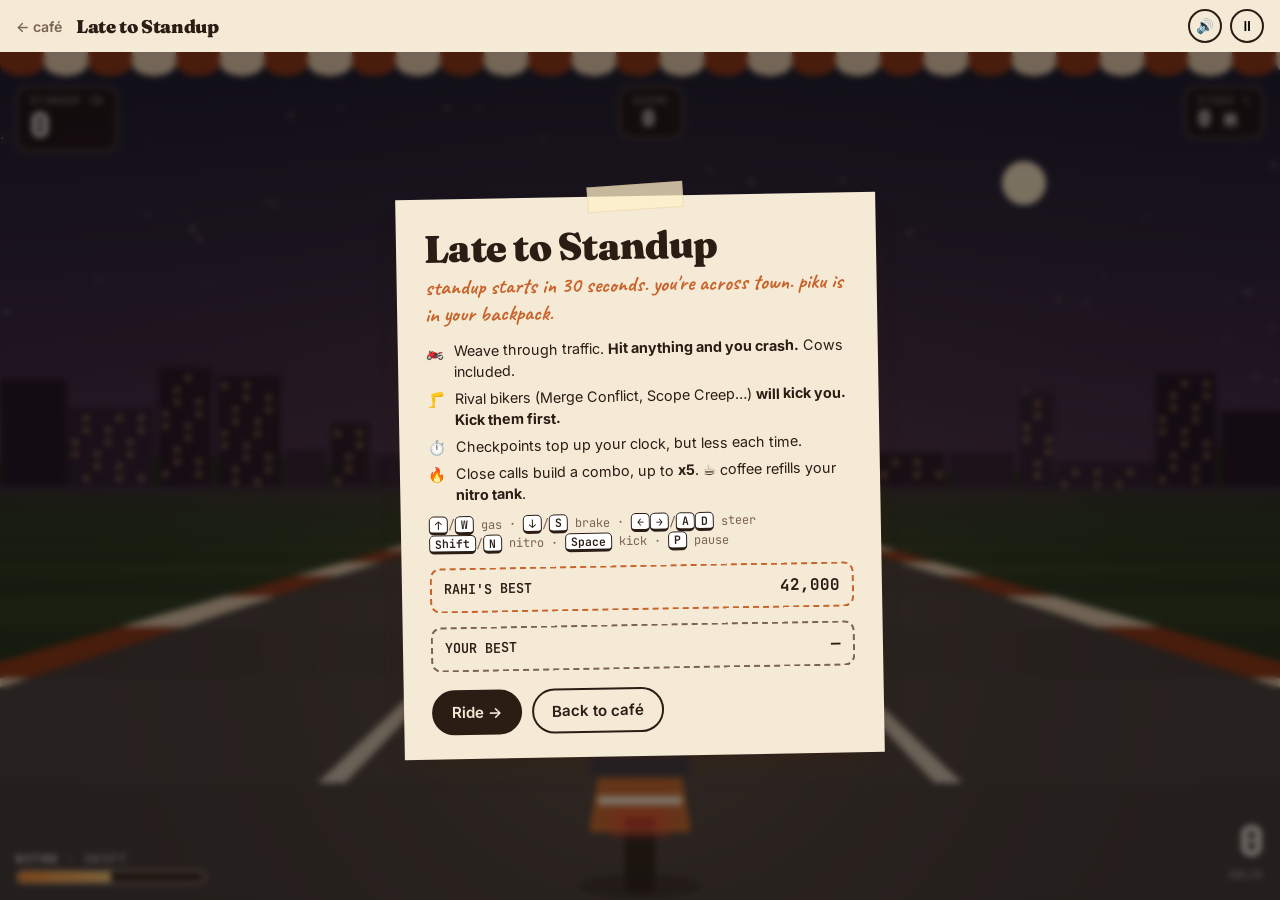
<file: game.html>
<!DOCTYPE html>
<html lang="en">
<head>
<meta charset="UTF-8" />
<meta name="viewport" content="width=device-width, initial-scale=1.0, user-scalable=no" />
<title>Late to Standup</title>
<meta name="description" content="An arcade racer from Rahi's café: weave through Pune traffic, kick rival bikers and make it to standup on time." />
<link rel="preconnect" href="https://fonts.googleapis.com" />
<link rel="preconnect" href="https://fonts.gstatic.com" crossorigin />
<link href="https://fonts.googleapis.com/css2?family=Fraunces:opsz,wght,SOFT@9..144,400..900,100&family=Caveat:wght@500;700&family=Inter:wght@400;500;600;700&family=JetBrains+Mono:wght@400;600;800&display=swap" rel="stylesheet" />
<style>
:root{
  --paper:#fffaf0; --ink:#2b1d14; --muted:#7a6352; --accent:#c8642b; --green:#3f6b4f; --red:#c23b2b;
  --awn1:#c8642b; --awn2:#fff4e2;
  --shadow:0 2px 0 rgba(60,30,10,.08),0 14px 28px -10px rgba(60,30,10,.45);
  --display:"Fraunces",Georgia,serif; --hand:"Caveat",cursive; --body:"Inter",system-ui,sans-serif; --mono:"JetBrains Mono",ui-monospace,monospace;
}
:root[data-theme="night"]{ --paper:#f5ead6; --awn1:#8a3518; --awn2:#e9d8bd; }
*{box-sizing:border-box;margin:0;padding:0}
html,body{height:100%;background:#1a120c}
body{font-family:var(--body);color:var(--ink);overflow:hidden;user-select:none;-webkit-user-select:none;touch-action:none;display:flex;flex-direction:column}
.bar{background:var(--paper);display:flex;align-items:center;gap:14px;padding:0 16px;height:52px;flex-shrink:0;position:relative;z-index:20}
.awning{position:absolute;left:0;right:0;top:52px;height:24px;z-index:19;background:repeating-linear-gradient(90deg,var(--awn1) 0 44px,var(--awn2) 44px 88px);
  -webkit-mask:linear-gradient(#000 0 0) top/100% 12px no-repeat,radial-gradient(22px 12px at 22px 12px,#000 97%,transparent) 0 0/44px 24px repeat-x;
          mask:linear-gradient(#000 0 0) top/100% 12px no-repeat,radial-gradient(22px 12px at 22px 12px,#000 97%,transparent) 0 0/44px 24px repeat-x;
  filter:drop-shadow(0 4px 3px rgba(0,0,0,.3));pointer-events:none}
.back{font:600 .88rem var(--body);text-decoration:none;color:var(--muted)}
.back:hover{color:var(--ink)}
.title{font-family:var(--display);font-weight:900;font-size:1.15rem;letter-spacing:-.02em}
.tools{margin-left:auto;display:flex;gap:8px}
.icon-btn{width:34px;height:34px;border-radius:50%;border:2px solid var(--ink);background:var(--paper);cursor:pointer;font-size:.9rem}
@media (max-width:560px){.title{display:none}}

#stage{position:relative;flex:1;overflow:hidden}
canvas{display:block;width:100%;height:100%}
#stage.shake{animation:shake .35s}
@keyframes shake{20%{transform:translate(-10px,4px)}40%{transform:translate(9px,-5px)}60%{transform:translate(-6px,3px)}80%{transform:translate(3px,-2px)}}

/* HUD */
.hud{position:absolute;top:34px;left:0;right:0;display:flex;justify-content:space-between;align-items:flex-start;padding:0 16px;pointer-events:none;z-index:5;font-family:var(--mono);color:#fff;text-shadow:0 2px 0 rgba(0,0,0,.45),0 0 12px rgba(0,0,0,.35)}
.hud .box{background:rgba(20,12,6,.55);border:2px solid rgba(255,244,226,.25);border-radius:12px;padding:6px 12px;backdrop-filter:blur(3px)}
.hud .lbl{font-size:.62rem;letter-spacing:.14em;opacity:.75;display:block}
.hud b{font-weight:800;font-size:1.35rem;line-height:1.1}
#hudTime b{font-size:2.1rem}
#hudTime.low b{color:#ff7a5c;animation:blinkT .5s steps(2) infinite}
@keyframes blinkT{50%{opacity:.35}}
.hud .mid{text-align:center}
.mult{display:inline-block;margin-left:6px;color:#ffd27a}
.speed{position:absolute;right:16px;bottom:16px;z-index:5;font-family:var(--mono);color:#fff;text-align:right;text-shadow:0 2px 0 rgba(0,0,0,.45);pointer-events:none}
.speed b{font-weight:800;font-size:2.6rem;line-height:1}
.speed span{font-size:.7rem;letter-spacing:.14em;opacity:.8}
.nitro{position:absolute;left:16px;bottom:16px;z-index:5;width:190px;pointer-events:none;font:800 .7rem var(--mono);letter-spacing:.14em;color:#fff;text-shadow:0 2px 0 rgba(0,0,0,.45)}
.nitro .tankbar{height:14px;margin-top:4px;border-radius:8px;border:2px solid rgba(255,244,226,.6);background:rgba(20,12,6,.55);overflow:hidden}
.nitro .tankbar i{display:block;height:100%;width:50%;background:linear-gradient(90deg,#ff8a2a,#ffd27a);transition:width .1s}
.nitro.on .tankbar{box-shadow:0 0 14px rgba(255,170,60,.9)}
.nitro.on .tankbar i{background:linear-gradient(90deg,#ff5a1a,#fff2b0)}
.nitro.empty{opacity:.55}
.msg{position:absolute;left:50%;top:30%;transform:translate(-50%,-50%);z-index:6;pointer-events:none;text-align:center;font-family:var(--display);font-weight:900;color:#fff;text-shadow:0 4px 0 rgba(0,0,0,.4);font-size:clamp(2rem,6vw,3.6rem);opacity:0}
.msg small{display:block;font:700 1.4rem var(--hand);color:#ffd27a}
.msg.show{animation:msg 1.3s ease-out forwards}
@keyframes msg{0%{opacity:0;transform:translate(-50%,-30%) scale(.8)}15%{opacity:1;transform:translate(-50%,-50%) scale(1.05)}75%{opacity:1}100%{opacity:0;transform:translate(-50%,-70%)}}
.pops{position:absolute;inset:0;pointer-events:none;z-index:6}
.pop{position:absolute;left:50%;bottom:30%;transform:translateX(-50%);font:700 1.5rem var(--hand);color:#fff;text-shadow:0 2px 3px rgba(0,0,0,.6);white-space:nowrap;animation:pop 1s ease-out forwards}
.pop.good{color:#ffd27a}.pop.bad{color:#ff8a70}
@keyframes pop{to{transform:translate(-50%,-90px);opacity:0}}

/* touch controls */
.touch{position:absolute;bottom:16px;z-index:7;display:none;gap:12px}
.touch.l{left:16px;bottom:56px}
.touch.r{right:16px;display:none;grid-template-columns:repeat(2,70px);gap:10px}
.touch button{width:70px;height:70px;border-radius:50%;border:3px solid rgba(255,244,226,.7);background:rgba(20,12,6,.45);color:#fff;font:800 1.2rem var(--mono);touch-action:none}
.touch.r button{font-size:.85rem}
.touch button.gas{background:rgba(63,107,79,.8)}
.touch button.brake{background:rgba(194,59,43,.7)}
.touch button.nos{background:rgba(255,160,50,.75)}
.touch button.kick{background:rgba(200,100,43,.85)}
@media (pointer:coarse){.touch.l{display:flex}.touch.r{display:grid}.speed{bottom:auto;top:110px}}

/* overlays */
.overlay{position:absolute;inset:0;z-index:30;display:grid;place-items:center;padding:20px;background:rgba(20,10,4,.55);backdrop-filter:blur(3px);overflow:auto}
.overlay[hidden]{display:none}
.panel{background:var(--paper);box-shadow:var(--shadow);max-width:480px;width:100%;padding:30px 28px 24px;position:relative;transform:rotate(-1deg)}
.panel .tape{position:absolute;top:-12px;left:50%;width:96px;height:26px;transform:translateX(-50%) rotate(-3deg);background:rgba(255,240,200,.75);border:1px solid rgba(160,120,60,.15)}
.panel h1{font-family:var(--display);font-weight:900;font-size:2.4rem;line-height:1;letter-spacing:-.02em}
.panel .sub{font:700 1.35rem var(--hand);color:var(--accent);margin:6px 0 14px}
.panel ul{list-style:none;font-size:.9rem;line-height:1.45}
.panel li{display:grid;grid-template-columns:28px 1fr;margin-bottom:6px}
.keys{font:400 .75rem var(--mono);color:var(--muted);margin-top:10px;line-height:1.6}
kbd{font:600 .72rem var(--mono);border:1.5px solid var(--ink);border-bottom-width:3px;border-radius:5px;padding:0 5px;background:#fff;color:var(--ink)}
.target{display:flex;justify-content:space-between;gap:10px;margin-top:14px;padding:10px 12px;border:2px dashed var(--accent);border-radius:10px;font:600 .85rem var(--mono)}
.target b{font-size:1rem}
.btns{display:flex;gap:10px;margin-top:18px;flex-wrap:wrap}
.btn{display:inline-flex;align-items:center;gap:8px;font:600 .95rem var(--body);padding:11px 18px;border-radius:999px;border:2px solid var(--ink);background:var(--paper);color:var(--ink);cursor:pointer;text-decoration:none}
.btn.solid{background:var(--ink);color:var(--paper)}
.btn.hot{background:var(--accent);border-color:var(--accent);color:#fff}
.btn:hover{transform:translateY(-2px)}
.report{font:400 .84rem/1.7 var(--mono);border-top:1.5px dashed #bba98f;border-bottom:1.5px dashed #bba98f;padding:10px 0}
.report div{display:flex;justify-content:space-between;gap:10px}
.report b{font-weight:600}
.verdict{font:700 1.5rem var(--hand);margin-top:10px}
.verdict.win{color:var(--green)}
.count{position:absolute;inset:0;z-index:25;display:grid;place-items:center;pointer-events:none;font-family:var(--display);font-weight:900;font-size:clamp(4rem,14vw,8rem);color:#fff;text-shadow:0 6px 0 rgba(0,0,0,.35)}
</style>
</head>
<body>
<header class="bar">
  <a class="back" href="./?mode=fun">← café</a>
  <span class="title">Late to Standup</span>
  <div class="tools">
    <button class="icon-btn" id="muteBtn" type="button" aria-label="Mute">🔊</button>
    <button class="icon-btn" id="pauseBtn" type="button" aria-label="Pause">⏸</button>
  </div>
</header>
<div class="awning" aria-hidden="true"></div>

<div id="stage">
  <canvas id="c"></canvas>
  <div class="hud">
    <div class="box" id="hudTime"><span class="lbl">STANDUP IN</span><b>0</b></div>
    <div class="box mid"><span class="lbl">SCORE</span><b id="hudScore">0</b><span class="mult" id="hudMult"></span></div>
    <div class="box"><span class="lbl" id="hudStage">STAGE 1</span><b id="hudCp">0 m</b></div>
  </div>
  <div class="speed"><b id="hudSpeed">0</b><br/><span>KM/H</span></div>
  <div class="nitro" id="nitro">NITRO <span style="opacity:.7">· SHIFT</span><div class="tankbar"><i id="nitroFill"></i></div></div>
  <div class="msg" id="msg"></div>
  <div class="pops" id="pops"></div>
  <div class="touch l"><button id="tL" aria-label="Steer left">◀</button><button id="tR" aria-label="Steer right">▶</button></div>
  <div class="touch r">
    <button class="brake" id="tB" aria-label="Brake">BRK</button>
    <button class="gas" id="tG" aria-label="Accelerate">GAS</button>
    <button class="nos" id="tN" aria-label="Nitro">NOS</button>
    <button class="kick" id="tK" aria-label="Kick">KICK</button>
  </div>
  <div class="count" id="count"></div>

  <div class="overlay" id="startScreen">
    <div class="panel">
      <span class="tape"></span>
      <h1>Late to Standup</h1>
      <div class="sub">standup starts in 30 seconds. you're across town. piku is in your backpack.</div>
      <ul>
        <li><span>🏍️</span><span>Weave through traffic. <b>Hit anything and you crash.</b> Cows included.</span></li>
        <li><span>🦵</span><span>Rival bikers (Merge Conflict, Scope Creep…) <b>will kick you. Kick them first.</b></span></li>
        <li><span>⏱️</span><span>Checkpoints top up your clock, but less each time.</span></li>
        <li><span>🔥</span><span>Close calls build a combo, up to <b>x5</b>. ☕ coffee refills your <b>nitro tank</b>.</span></li>
      </ul>
      <div class="keys"><kbd>↑</kbd>/<kbd>W</kbd> gas · <kbd>↓</kbd>/<kbd>S</kbd> brake · <kbd>←</kbd><kbd>→</kbd>/<kbd>A</kbd><kbd>D</kbd> steer<br/><kbd>Shift</kbd>/<kbd>N</kbd> nitro · <kbd>Space</kbd> kick · <kbd>P</kbd> pause</div>
      <div class="target"><span>RAHI'S BEST</span><b id="rahiBest1"></b></div>
      <div class="target" style="border-color:var(--muted)"><span>YOUR BEST</span><b id="myBest1">—</b></div>
      <div class="btns"><button class="btn solid" id="startBtn" type="button">Ride →</button><a class="btn" href="./?mode=fun">Back to café</a></div>
    </div>
  </div>

  <div class="overlay" id="pauseScreen" hidden>
    <div class="panel"><span class="tape"></span><h1>Paused</h1><div class="sub">standup is also paused. (it is not.)</div>
      <div class="btns"><button class="btn solid" id="resumeBtn" type="button">Resume</button><a class="btn" href="./?mode=fun">Back to café</a></div></div>
  </div>

  <div class="overlay" id="overScreen" hidden>
    <div class="panel">
      <span class="tape"></span>
      <h1 id="overTitle">You missed standup.</h1>
      <div class="sub" id="overLine"></div>
      <div class="report" id="report"></div>
      <div class="verdict" id="verdict"></div>
      <div class="btns" id="overBtns"><button class="btn solid" id="againBtn" type="button">Ride again ↻</button><a class="btn" href="./?mode=fun">Back to café</a></div>
    </div>
  </div>
</div>

<script>
(() => {
  const $ = s => document.querySelector(s);
  const store = { get(k){try{return localStorage.getItem(k)}catch{return null}}, set(k,v){try{localStorage.setItem(k,v)}catch{}} };
  const NIGHT = (store.get('cafe-theme') || 'day') === 'night';
  document.documentElement.dataset.theme = NIGHT ? 'night' : 'day';
  const RAHI_BEST = 42000; // Rahi's own score: the one to beat
  const fmt = n => Math.floor(n).toLocaleString('en-IN');
  $('#rahiBest1').textContent = fmt(RAHI_BEST);

  /* ═════════ canvas ═════════ */
  const stageEl = $('#stage'), cv = $('#c'), ctx = cv.getContext('2d');
  let W = 0, H = 0, DPR = 1, drawDist = 260;
  function resize(){
    DPR = Math.min(2, devicePixelRatio || 1);
    const r = stageEl.getBoundingClientRect(); W = r.width; H = r.height;
    cv.width = W * DPR; cv.height = H * DPR; ctx.setTransform(DPR, 0, 0, DPR, 0, 0);
    drawDist = W < 700 ? 190 : 260;
    buildSkyline();
  }

  /* ═════════ palette ═════════ */
  const C = NIGHT ? {
    sky1:'#0b1630', sky2:'#3b2a4d', fog:'#2e2440', grassL:'#1f3a22', grassD:'#1a321d', roadL:'#3d3d40', roadD:'#39393c',
    rumbleL:'#e9d8bd', rumbleD:'#8a3518', lane:'#d8d2c4', city:'#151026', city2:'#1f1833', hill:'#162a1a'
  } : {
    sky1:'#79c6f2', sky2:'#ffe2b8', fog:'#f2dcc0', grassL:'#6aa84f', grassD:'#5f9a46', roadL:'#727272', roadD:'#6c6c6c',
    rumbleL:'#fff4e2', rumbleD:'#c8642b', lane:'#ffffff', city:'#8a7a8f', city2:'#a495a3', hill:'#7fb069'
  };

  /* ═════════ the road (pseudo-3D) ═════════ */
  const SEG = 200, RUMBLE = 3, ROAD_W = 2000, LANES = 3, FOV = 100, CAM_H = 1000;
  const camDepth = 1 / Math.tan((FOV / 2) * Math.PI / 180), playerZ = CAM_H * camDepth;
  let segments = [];
  const lastY = () => segments.length ? segments[segments.length - 1].p2.world.y : 0;
  const easeIn = (a, b, p) => a + (b - a) * Math.pow(p, 2);
  const easeInOut = (a, b, p) => a + (b - a) * ((-Math.cos(p * Math.PI) / 2) + .5);
  function addSegment(curve, y){
    const n = segments.length;
    segments.push({ index:n, curve, dark: Math.floor(n / RUMBLE) % 2,
      p1:{world:{y:lastY(), z:0}, camera:{}, screen:{}}, p2:{world:{y, z:0}, camera:{}, screen:{}} });
  }
  function addRoad(enter, hold, leave, curve, hill){
    const y0 = lastY(), y1 = y0 + hill * SEG, total = enter + hold + leave;
    for (let i = 0; i < enter; i++) addSegment(easeIn(0, curve, i / enter), easeInOut(y0, y1, i / total));
    for (let i = 0; i < hold; i++)  addSegment(curve, easeInOut(y0, y1, (enter + i) / total));
    for (let i = 0; i < leave; i++) addSegment(easeInOut(curve, 0, i / leave), easeInOut(y0, y1, (enter + hold + i) / total));
  }
  function buildTrack(){
    segments = [];
    addRoad(60, 60, 60, 0, 0);
    const curves = [0, 0, 2, -2, 3, -3, 4, -4, 6, -6], hills = [0, 0, 15, -15, 30, -30, 45, -45];
    for (let k = 0; k < 46; k++) {
      const r = n => n[Math.floor(Math.random() * n.length)];
      addRoad(25 + Math.random()*40|0, 30 + Math.random()*70|0, 25 + Math.random()*40|0, r(curves), r(hills));
    }
    addRoad(120, 120, 120, 0, -lastY() / SEG); // ease back to ground level so the loop is seamless
  }
  const N = () => segments.length;
  const segAt = z => segments[Math.floor(z / SEG) % N()];

  function project(p, camX, camY, camZ){
    p.camera.x = -camX; p.camera.y = p.world.y * G.hillMul - camY; p.camera.z = p.world.z - camZ;
    p.screen.scale = camDepth / p.camera.z;
    p.screen.x = Math.round(W / 2 + p.screen.scale * p.camera.x * W / 2);
    p.screen.y = Math.round(H / 2 - p.screen.scale * p.camera.y * H / 2);
    p.screen.w = Math.round(p.screen.scale * ROAD_W * W / 2);
  }
  const poly = (x1,y1,x2,y2,x3,y3,x4,y4,c) => { ctx.fillStyle = c; ctx.beginPath(); ctx.moveTo(x1,y1); ctx.lineTo(x2,y2); ctx.lineTo(x3,y3); ctx.lineTo(x4,y4); ctx.closePath(); ctx.fill(); };
  function drawSegment(s, fog){
    const a = s.p1.screen, b = s.p2.screen, r1 = a.w / 7, r2 = b.w / 7, l1 = a.w / 34, l2 = b.w / 34;
    ctx.fillStyle = s.dark ? C.grassD : C.grassL; ctx.fillRect(0, b.y, W, a.y - b.y + 1);
    const rc = s.dark ? C.rumbleD : C.rumbleL;
    poly(a.x - a.w - r1, a.y, a.x - a.w, a.y, b.x - b.w, b.y, b.x - b.w - r2, b.y, rc);
    poly(a.x + a.w + r1, a.y, a.x + a.w, a.y, b.x + b.w, b.y, b.x + b.w + r2, b.y, rc);
    poly(a.x - a.w, a.y, a.x + a.w, a.y, b.x + b.w, b.y, b.x - b.w, b.y, s.dark ? C.roadD : C.roadL);
    if (!s.dark) {
      const lw1 = a.w * 2 / LANES, lw2 = b.w * 2 / LANES;
      for (let i = 1; i < LANES; i++) {
        const x1 = a.x - a.w + lw1 * i, x2 = b.x - b.w + lw2 * i;
        poly(x1 - l1/2, a.y, x1 + l1/2, a.y, x2 + l2/2, b.y, x2 - l2/2, b.y, C.lane);
      }
    }
    if (fog < 1) { ctx.globalAlpha = 1 - fog; ctx.fillStyle = C.fog; ctx.fillRect(0, b.y, W, a.y - b.y + 1); ctx.globalAlpha = 1; }
  }

  /* ═════════ background ═════════ */
  let skyline = [], stars = [], skyOff = 0;
  function buildSkyline(){
    skyline = []; let x = 0;
    while (x < W * 2) { const w = 30 + Math.random() * 70, h = 30 + Math.random() * 110; skyline.push({x, w, h, far: Math.random() < .5, win: Math.random()}); x += w + Math.random() * 6; }
    stars = Array.from({length: 70}, () => ({x: Math.random() * W, y: Math.random() * H * .45, r: Math.random() * 1.4 + .3}));
  }
  function drawBackground(horizon){
    const g = ctx.createLinearGradient(0, 0, 0, horizon); g.addColorStop(0, C.sky1); g.addColorStop(1, C.sky2);
    ctx.fillStyle = g; ctx.fillRect(0, 0, W, horizon + 2);
    if (NIGHT) { ctx.fillStyle = '#fff'; stars.forEach(s => { ctx.globalAlpha = .4 + Math.random() * .5; ctx.beginPath(); ctx.arc(s.x, s.y, s.r, 0, 7); ctx.fill(); }); ctx.globalAlpha = 1;
      ctx.fillStyle = '#fbf3d5'; ctx.beginPath(); ctx.arc(W * .8, horizon * .3, 22, 0, 7); ctx.fill(); }
    else { ctx.fillStyle = 'rgba(255,240,200,.9)'; ctx.beginPath(); ctx.arc(W * .78, horizon * .35, 34, 0, 7); ctx.fill(); }
    // rolling hills + city skyline, with parallax as the road curves
    ctx.fillStyle = C.hill; ctx.beginPath(); ctx.moveTo(0, horizon);
    for (let x = 0; x <= W; x += 20) ctx.lineTo(x, horizon - 26 - Math.sin((x + skyOff * .4) / 90) * 14 - Math.sin((x + skyOff * .4) / 37) * 6);
    ctx.lineTo(W, horizon); ctx.fill();
    const span = W * 2;
    skyline.forEach(b => {
      const x = ((b.x + skyOff * (b.far ? .6 : 1)) % span + span) % span - W * .5;
      ctx.fillStyle = b.far ? C.city2 : C.city; ctx.fillRect(x, horizon - b.h * (b.far ? .7 : 1), b.w, b.h);
      if (NIGHT && b.win > .3) { ctx.fillStyle = 'rgba(255,210,122,.75)';
        for (let wy = horizon - b.h * (b.far ? .7 : 1) + 8; wy < horizon - 6; wy += 12) for (let wx = x + 5; wx < x + b.w - 6; wx += 11) if ((wx * 7 + wy * 3) % 5 < 2) ctx.fillRect(wx, wy, 4, 5); }
    });
  }

  /* ═════════ sprites (drawn in a 100-wide local box, bottom-centre origin) ═════════ */
  const SPR = {
    car(c){ const col = c.col;
      ctx.fillStyle = 'rgba(0,0,0,.25)'; ctx.fillRect(-52, -6, 104, 8);
      ctx.fillStyle = '#111'; ctx.fillRect(-48, -16, 18, 16); ctx.fillRect(30, -16, 18, 16);
      ctx.fillStyle = col; ctx.fillRect(-50, -58, 100, 46);
      ctx.fillStyle = shade(col, -.25); ctx.fillRect(-38, -84, 76, 28);
      ctx.fillStyle = NIGHT ? '#2a3550' : '#a9d3e6'; ctx.fillRect(-32, -80, 64, 19);
      ctx.fillStyle = '#ff3b2f'; ctx.fillRect(-47, -48, 14, 8); ctx.fillRect(33, -48, 14, 8);
      if (NIGHT) { ctx.fillStyle = 'rgba(255,60,40,.35)'; ctx.fillRect(-55, -54, 24, 20); ctx.fillRect(31, -54, 24, 20); }
      ctx.fillStyle = '#eee'; ctx.fillRect(-14, -30, 28, 9); },
    auto(){ ctx.fillStyle = 'rgba(0,0,0,.25)'; ctx.fillRect(-46, -6, 92, 8);
      ctx.fillStyle = '#111'; ctx.fillRect(-44, -16, 16, 16); ctx.fillRect(28, -16, 16, 16);
      ctx.fillStyle = '#2f7d32'; ctx.fillRect(-42, -52, 84, 40);
      ctx.fillStyle = '#f2c230'; ctx.fillRect(-42, -78, 84, 28);
      ctx.fillStyle = '#1d1d1d'; ctx.beginPath(); ctx.moveTo(-48, -76); ctx.quadraticCurveTo(0, -112, 48, -76); ctx.closePath(); ctx.fill();
      ctx.fillStyle = NIGHT ? '#2a3550' : '#8fb9c9'; ctx.fillRect(-28, -74, 56, 18);
      ctx.fillStyle = '#ff3b2f'; ctx.fillRect(-38, -40, 10, 7); ctx.fillRect(28, -40, 10, 7);
      ctx.fillStyle = '#fff'; ctx.font = 'bold 9px monospace'; ctx.textAlign = 'center'; ctx.fillText('MH12', 0, -26); },
    cow(){ ctx.fillStyle = 'rgba(0,0,0,.25)'; ctx.fillRect(-54, -5, 108, 7);
      ctx.fillStyle = '#efe9df'; [-36, -18, 18, 36].forEach(x => ctx.fillRect(x - 5, -36, 10, 34));
      ctx.beginPath(); ctx.ellipse(0, -52, 50, 24, 0, 0, 7); ctx.fill();
      ctx.fillStyle = '#2b2b2b'; ctx.beginPath(); ctx.ellipse(-16, -58, 13, 9, .4, 0, 7); ctx.fill(); ctx.beginPath(); ctx.ellipse(20, -46, 10, 8, 0, 0, 7); ctx.fill();
      ctx.fillStyle = '#efe9df'; ctx.beginPath(); ctx.ellipse(52, -66, 15, 13, 0, 0, 7); ctx.fill();
      ctx.fillStyle = '#e9a3a3'; ctx.beginPath(); ctx.ellipse(62, -60, 8, 6, 0, 0, 7); ctx.fill();
      ctx.strokeStyle = '#c9b38f'; ctx.lineWidth = 4; ctx.beginPath(); ctx.moveTo(44, -76); ctx.lineTo(38, -90); ctx.moveTo(58, -76); ctx.lineTo(64, -90); ctx.stroke();
      ctx.fillStyle = '#111'; ctx.beginPath(); ctx.arc(52, -68, 2.4, 0, 7); ctx.fill();
      ctx.strokeStyle = '#efe9df'; ctx.lineWidth = 4; ctx.beginPath(); ctx.moveTo(-48, -56); ctx.quadraticCurveTo(-62, -48, -58, -30); ctx.stroke(); },
    pothole(){ ctx.fillStyle = '#2a2622'; ctx.beginPath(); ctx.ellipse(0, -8, 50, 11, 0, 0, 7); ctx.fill();
      ctx.fillStyle = '#4c4640'; ctx.beginPath(); ctx.ellipse(0, -10, 40, 7, 0, 0, 7); ctx.fill();
      ctx.fillStyle = 'rgba(120,170,200,.5)'; ctx.beginPath(); ctx.ellipse(6, -9, 18, 3, 0, 0, 7); ctx.fill(); },
    cone(){ ctx.fillStyle = 'rgba(0,0,0,.25)'; ctx.fillRect(-40, -5, 80, 6);
      ctx.fillStyle = '#ff7a1a'; ctx.beginPath(); ctx.moveTo(-36, -4); ctx.lineTo(0, -100); ctx.lineTo(36, -4); ctx.closePath(); ctx.fill();
      ctx.fillStyle = '#fff'; ctx.fillRect(-20, -48, 40, 12); ctx.fillStyle = '#ff7a1a'; ctx.fillRect(-44, -8, 88, 8); },
    coffee(c){ const t = performance.now() / 300;
      ctx.fillStyle = 'rgba(255,210,122,.35)'; ctx.beginPath(); ctx.arc(0, -55, 58 + Math.sin(t) * 6, 0, 7); ctx.fill();
      ctx.fillStyle = '#fffaf2'; ctx.beginPath(); ctx.moveTo(-34, -90); ctx.lineTo(34, -90); ctx.lineTo(26, -14); ctx.lineTo(-26, -14); ctx.closePath(); ctx.fill();
      ctx.fillStyle = '#c8642b'; ctx.fillRect(-31, -66, 62, 20);
      ctx.fillStyle = '#3a2416'; ctx.beginPath(); ctx.ellipse(0, -90, 34, 8, 0, 0, 7); ctx.fill();
      ctx.strokeStyle = 'rgba(255,255,255,.8)'; ctx.lineWidth = 4; ctx.beginPath(); ctx.moveTo(-8, -104); ctx.quadraticCurveTo(-16, -118 + Math.sin(t) * 4, -6, -132); ctx.stroke(); },
    biker(c){ const lean = c.down ? 1.25 : Math.sin(performance.now() / 180 + c.seed) * .06;
      ctx.save(); ctx.rotate(lean);
      ctx.fillStyle = 'rgba(0,0,0,.25)'; ctx.fillRect(-40, -5, 80, 7);
      ctx.fillStyle = '#111'; ctx.fillRect(-9, -36, 18, 36);
      ctx.fillStyle = '#555'; ctx.fillRect(-26, -66, 52, 30);
      ctx.fillStyle = '#ff3b2f'; ctx.fillRect(-7, -60, 14, 7);
      ctx.fillStyle = c.col; ctx.beginPath(); ctx.moveTo(-30, -66); ctx.lineTo(30, -66); ctx.lineTo(24, -124); ctx.lineTo(-24, -124); ctx.closePath(); ctx.fill();
      if (c.kickT > 0) { ctx.fillStyle = '#2b2b2b'; ctx.fillRect(c.kickDir > 0 ? 22 : -82, -84, 60, 14); }
      ctx.fillStyle = '#1b1b1b'; ctx.beginPath(); ctx.arc(0, -138, 22, 0, 7); ctx.fill();
      ctx.fillStyle = c.col; ctx.fillRect(-22, -146, 44, 6);
      ctx.restore(); }
  };
  function shade(hex, amt){ const n = parseInt(hex.slice(1), 16); let r = n >> 16, g = n >> 8 & 255, b = n & 255;
    const f = v => Math.max(0, Math.min(255, Math.round(v + v * amt))); return `rgb(${f(r)},${f(g)},${f(b)})`; }

  function drawPlayer(){
    const pw = Math.max(80, Math.min(150, W * .13)), x = W / 2, y = H - 8 + (P.bounce ? (Math.random() * 3 - 1.5) : 0);
    ctx.save(); ctx.translate(x, y); ctx.scale(pw / 100, pw / 100); ctx.rotate(P.lean * .22 + (P.crashT > 0 ? Math.sin(P.crashT * 30) * .3 : 0));
    ctx.fillStyle = 'rgba(0,0,0,.3)'; ctx.beginPath(); ctx.ellipse(0, -4, 42, 8, 0, 0, 7); ctx.fill();
    // rear wheel + scooter body
    ctx.fillStyle = '#151515'; ctx.fillRect(-10, -40, 20, 40);
    ctx.fillStyle = '#c8642b'; ctx.beginPath(); ctx.moveTo(-34, -40); ctx.lineTo(34, -40); ctx.lineTo(28, -76); ctx.lineTo(-28, -76); ctx.closePath(); ctx.fill();
    ctx.fillStyle = '#fff4e2'; ctx.fillRect(-28, -64, 56, 6);
    if (P.boost) { // exhaust flames
      [-1, 1].forEach(s => { const f = 30 + Math.random() * 22;
        ctx.fillStyle = 'rgba(255,140,40,.85)'; ctx.beginPath(); ctx.moveTo(s * 20, -40); ctx.lineTo(s * 34, -40); ctx.lineTo(s * 27, -40 + f); ctx.closePath(); ctx.fill();
        ctx.fillStyle = 'rgba(255,230,120,.95)'; ctx.beginPath(); ctx.moveTo(s * 23, -40); ctx.lineTo(s * 31, -40); ctx.lineTo(s * 27, -40 + f * .55); ctx.closePath(); ctx.fill(); });
    }
    ctx.fillStyle = P.braking ? '#ff3b2f' : '#9a2a1f'; ctx.fillRect(-10, -50, 20, 8);
    if (P.braking || NIGHT) { ctx.fillStyle = 'rgba(255,59,47,.35)'; ctx.fillRect(-20, -56, 40, 20); }
    // rider: navy polo with white collar
    if (P.kickT > 0) { ctx.fillStyle = '#2b2f45'; ctx.fillRect(P.kickDir > 0 ? 26 : -96, -98, 70, 15); ctx.fillStyle = '#111'; ctx.fillRect(P.kickDir > 0 ? 90 : -100, -100, 12, 19); }
    ctx.fillStyle = '#1f2a4a'; ctx.beginPath(); ctx.moveTo(-34, -78); ctx.lineTo(34, -78); ctx.lineTo(26, -140); ctx.lineTo(-26, -140); ctx.closePath(); ctx.fill();
    ctx.fillStyle = '#fff'; ctx.fillRect(-16, -142, 32, 6);
    // backpack with Piku peeking out
    ctx.fillStyle = '#7a4e2a'; ctx.fillRect(-22, -132, 44, 40);
    ctx.fillStyle = '#e9a25f'; ctx.beginPath(); ctx.arc(0, -134, 14, Math.PI, 0); ctx.fill();
    ctx.beginPath(); ctx.moveTo(-13, -138); ctx.lineTo(-10, -154); ctx.lineTo(-2, -144); ctx.fill();
    ctx.beginPath(); ctx.moveTo(13, -138); ctx.lineTo(10, -154); ctx.lineTo(2, -144); ctx.fill();
    // helmet
    ctx.fillStyle = '#fffaf0'; ctx.beginPath(); ctx.arc(0, -162, 24, 0, 7); ctx.fill();
    ctx.fillStyle = '#c8642b'; ctx.fillRect(-4, -186, 8, 48);
    ctx.restore();
  }

  /* ═════════ game state ═════════ */
  const RIVALS = ['Merge Conflict', 'Scope Creep', 'Prod Bug', 'Flaky Test', 'Tech Debt', 'Monday'];
  const CAR_COLS = ['#3b6ea5', '#b33a3a', '#e0e0e0', '#2f2f35', '#d9a441', '#5a8f5a'];
  const KIND = { car:{w:640, solid:1}, auto:{w:560, solid:1}, cow:{w:620, solid:1}, cone:{w:260, solid:1}, pothole:{w:520}, coffee:{w:280}, biker:{w:300} };
  const PLAYER_W = 320;
  let P, E, G, raf, last;
  function newGame(){
    buildTrack();
    P = { x:0, speed:0, pos:0, lean:0, crashT:0, kickT:0, kickDir:1, tank:.5, boost:false, wasBoost:false, braking:false, bounce:false, invuln:0 };
    E = [];
    G = { running:false, paused:false, t:0, time:35, score:0, combo:0, mult:1, kicks:0, crashes:0, close:0, coffees:0, cps:0,
          nextSpawn: playerZ + 5000, nextCp: 220000, maxKmh:0, dist:0, maxNow: STAGES[0].max, curveMul: STAGES[0].curve, hillMul: STAGES[0].hill };
  }

  /* ═════════ difficulty: one stage per checkpoint ═════════ */
  const STAGES = [
    { name:'Empty roads',     sub:'6 am. just you and the street dogs.',  max:8500,  gap:3600, bikers:0, doubles:0,   curve:.35, hill:.4, bonus:0,  attack:9,
      kinds:{car:70, coffee:30} },
    { name:'Morning traffic', sub:'autos have entered the chat.',         max:10500, gap:2800, bikers:0, doubles:0,   curve:.6,  hill:.6, bonus:20, attack:9,
      kinds:{car:40, auto:30, cone:15, coffee:15} },
    { name:'Welcome to Pune', sub:'potholes. and a cow.',                 max:12000, gap:2300, bikers:0, doubles:.1,  curve:.8,  hill:.8, bonus:18, attack:9,
      kinds:{car:30, auto:28, pothole:14, cow:8, cone:8, coffee:12} },
    { name:'Rivals',          sub:'Merge Conflict wants a word.',          max:13500, gap:2000, bikers:1, doubles:.2,  curve:1,   hill:1,  bonus:16, attack:2.2,
      kinds:{car:30, auto:26, pothole:12, cow:8, cone:8, coffee:10, biker:8} },
    { name:'Peak hour',       sub:'everyone is late. everyone.',           max:15000, gap:1600, bikers:2, doubles:.3,  curve:1.1, hill:1,  bonus:14, attack:1.6,
      kinds:{car:30, auto:26, pothole:12, cow:8, cone:8, coffee:8, biker:10} },
    { name:'Absolute chaos',  sub:'standup started without you.',          max:16500, gap:1250, bikers:2, doubles:.45, curve:1.25,hill:1.1,bonus:12, attack:1.2,
      kinds:{car:30, auto:26, pothole:12, cow:9, cone:9, coffee:7, biker:12} }
  ];
  function stage(i = G.cps){
    const last = STAGES.length - 1;
    if (i <= last) return STAGES[i];
    const x = i - last, s = STAGES[last]; // keeps getting harder after the last named stage
    return { ...s, name:`Chaos +${x}`, sub:'how are you still here?', max: Math.min(19500, s.max + 800 * x), gap: Math.max(850, s.gap - 100 * x),
             bonus: Math.max(8, s.bonus - x), doubles: Math.min(.6, s.doubles + .03 * x), attack: Math.max(.8, s.attack - .1 * x) };
  }
  const maxSpeed = () => G.maxNow;
  function pickKind(weights){
    const bikers = E.filter(e => e.kind === 'biker' && !e.down).length, st = stage();
    const entries = Object.entries(weights).filter(([k]) => k !== 'biker' || bikers < st.bikers);
    let r = Math.random() * entries.reduce((a, [, w]) => a + w, 0);
    for (const [k, w] of entries) { if ((r -= w) <= 0) return k; }
    return 'car';
  }

  function spawn(z){
    const st = stage();
    const lanes = [-.66, 0, .66], lane = () => lanes[Math.floor(Math.random()*3)] + (Math.random()*.16 - .08);
    const kind = pickKind(st.kinds);
    const e = { kind, z, x: lane(), speed: 0, col: CAR_COLS[Math.floor(Math.random()*CAR_COLS.length)], seed: Math.random()*9, hit:false, passed:false };
    if (kind === 'car') e.speed = 3500 + Math.random() * 3000;
    if (kind === 'auto') e.speed = 2500 + Math.random() * 2000;
    if (kind === 'cow') e.x = (Math.random() * 1.6 - .8);
    if (kind === 'biker') { e.z = P.pos + playerZ + 5200; e.speed = P.speed * .95; e.name = RIVALS[Math.floor(Math.random()*RIVALS.length)]; e.col = ['#6b3fa0','#2a7f8f','#a23b72','#3f6b4f'][Math.floor(Math.random()*4)]; e.attackT = st.attack; e.kickT = 0; e.kickDir = 1; e.down = false; }
    E.push(e);
    // occasionally a second obstacle at the same distance, but always leave a gap
    if ((kind === 'car' || kind === 'auto') && Math.random() < st.doubles) {
      const free = lanes.filter(l => Math.abs(l - e.x) > .5); const x = free[Math.floor(Math.random()*free.length)];
      E.push({ kind: Math.random() < .5 ? 'car' : 'cone', z: z + 120, x, speed: 0, col: CAR_COLS[Math.floor(Math.random()*6)], seed: 0, hit:false, passed:false });
    }
  }

  /* ═════════ audio ═════════ */
  let ac, eng, engGain, muted = store.get('lts-muted') === '1';
  $('#muteBtn').textContent = muted ? '🔇' : '🔊';
  const sfx = (f, d = .1, type = 'square', v = .1, slide = 0) => { if (muted) return; try {
    ac = ac || new (window.AudioContext || window.webkitAudioContext)();
    const o = ac.createOscillator(), g = ac.createGain(); o.type = type; o.frequency.setValueAtTime(f, ac.currentTime);
    if (slide) o.frequency.exponentialRampToValueAtTime(Math.max(30, f + slide), ac.currentTime + d);
    g.gain.setValueAtTime(v, ac.currentTime); g.gain.exponentialRampToValueAtTime(.0001, ac.currentTime + d);
    o.connect(g); g.connect(ac.destination); o.start(); o.stop(ac.currentTime + d + .02); } catch {} };
  function engineOn(){ if (muted) return; try {
    ac = ac || new (window.AudioContext || window.webkitAudioContext)(); ac.resume();
    if (eng) return; eng = ac.createOscillator(); eng.type = 'sawtooth'; const lp = ac.createBiquadFilter(); lp.type = 'lowpass'; lp.frequency.value = 700;
    engGain = ac.createGain(); engGain.gain.value = .035; eng.connect(lp); lp.connect(engGain); engGain.connect(ac.destination); eng.start(); } catch {} }
  function engineOff(){ try { eng && eng.stop(); } catch {} eng = null; }

  /* ═════════ feedback ═════════ */
  const pop = (txt, cls = 'good') => { const p = document.createElement('div'); p.className = 'pop ' + cls; p.textContent = txt;
    p.style.left = (45 + Math.random() * 10) + '%'; $('#pops').appendChild(p); setTimeout(() => p.remove(), 1000); };
  const big = (txt, small = '') => { const m = $('#msg'); m.innerHTML = txt + (small ? `<small>${small}</small>` : ''); m.classList.remove('show'); void m.offsetWidth; m.classList.add('show'); };
  const shake = () => { stageEl.classList.remove('shake'); void stageEl.offsetWidth; stageEl.classList.add('shake'); };
  function crash(why){
    if (P.invuln > 0) return;
    P.speed *= .12; P.crashT = .9; P.invuln = 1.6; G.crashes++; G.combo = 0; G.mult = 1;
    shake(); sfx(160, .35, 'sawtooth', .14, -120); pop(why, 'bad');
  }

  /* ═════════ input ═════════ */
  const keys = {};
  addEventListener('keydown', e => {
    if (['ArrowLeft','ArrowRight','ArrowDown','ArrowUp',' '].includes(e.key)) e.preventDefault();
    keys[e.key.toLowerCase()] = true;
    if (e.key === ' ' || e.key.toLowerCase() === 'k') kick();
    if (e.key.toLowerCase() === 'p' || e.key === 'Escape') setPause(!G.paused);
  });
  addEventListener('keyup', e => { keys[e.key.toLowerCase()] = false; });
  const hold = (id, k) => { const b = $(id);
    b.addEventListener('pointerdown', e => { e.preventDefault(); keys[k] = true; });
    ['pointerup','pointerleave','pointercancel'].forEach(ev => b.addEventListener(ev, () => keys[k] = false)); };
  hold('#tL', 'arrowleft'); hold('#tR', 'arrowright');
  hold('#tG', 'arrowup'); hold('#tB', 'arrowdown'); hold('#tN', 'shift');
  $('#tK').addEventListener('pointerdown', e => { e.preventDefault(); kick(); });

  function kick(){
    if (!G.running || G.paused || P.kickT > 0 || P.crashT > 0) return;
    const me = P.pos + playerZ;
    const target = E.find(e => e.kind === 'biker' && !e.down && Math.abs(e.z - me) < 520 && Math.abs(e.x - P.x) < .75);
    P.kickDir = target ? Math.sign(target.x - P.x) || 1 : (Math.random() < .5 ? -1 : 1); P.kickT = .28;
    sfx(300, .06, 'square', .06);
    if (target) {
      target.down = true; target.speed = 0; G.kicks++;
      const pts = 800 * G.mult; G.score += pts; G.combo += 2;
      sfx(120, .2, 'square', .14, -60); shake(); pop(`kicked ${target.name}! +${fmt(pts)}`);
    }
  }

  /* ═════════ update ═════════ */
  function update(dt){
    G.t += dt;
    // ease the road towards this stage's speed limit and how twisty / hilly it is
    const st = stage(), ease = Math.min(1, dt * .6);
    G.maxNow += (st.max - G.maxNow) * ease; G.curveMul += (st.curve - G.curveMul) * ease; G.hillMul += (st.hill - G.hillMul) * ease;
    const gas = !!(keys['arrowup'] || keys['w']);
    P.braking = !!(keys['arrowdown'] || keys['s']);
    // nitro: hold Shift / N while there's something in the tank
    P.boost = !!(keys['shift'] || keys['n']) && P.tank > 0 && P.crashT <= 0 && !P.braking;
    if (P.boost) { P.tank = Math.max(0, P.tank - dt / 2.6); if (!P.wasBoost) sfx(180, .35, 'sawtooth', .1, 300); }
    P.wasBoost = P.boost;
    const max = maxSpeed(), top = P.boost ? max * 1.4 : max;
    if (P.crashT > 0) { P.crashT -= dt; P.speed = Math.max(0, P.speed - 4000 * dt); }
    else if (P.braking) P.speed = Math.max(0, P.speed - 16000 * dt);
    else if (P.boost) P.speed += (P.speed < top ? 9500 : -6000) * dt;
    else if (gas) P.speed += (P.speed < top ? 5200 : -6000) * dt;
    else P.speed = Math.max(0, P.speed - 2600 * dt);          // coasting: engine braking + drag
    P.invuln = Math.max(0, P.invuln - dt); P.kickT = Math.max(0, P.kickT - dt);
    const pct = P.speed / 19000, seg = segAt(P.pos + playerZ), curve = seg.curve * G.curveMul;
    const steer = (keys['arrowleft'] || keys['a'] ? -1 : 0) + (keys['arrowright'] || keys['d'] ? 1 : 0);
    if (P.crashT <= 0) P.x += steer * dt * 2.6 * Math.max(.35, pct);
    P.x -= dt * 2 * pct * pct * curve * .45;        // centrifugal force on curves
    P.lean += ((steer || -curve * .15) - P.lean) * Math.min(1, dt * 8);
    P.bounce = Math.abs(P.x) > 1;
    if (Math.abs(P.x) > 1 && P.speed > 4000) P.speed -= 14000 * dt;  // off-road is slow
    P.x = Math.max(-2.2, Math.min(2.2, P.x));
    P.pos += P.speed * dt; G.dist += P.speed * dt;
    skyOff -= curve * pct * dt * 120;

    // score
    const kmh = Math.round(P.speed / 75); G.maxKmh = Math.max(G.maxKmh, kmh);
    G.mult = Math.min(5, 1 + Math.floor(G.combo / 3) * .5);
    G.score += P.speed * dt / 60 * G.mult;

    // clock & checkpoints
    G.time -= dt;
    if (G.dist >= G.nextCp) {
      G.cps++; const ns = stage();
      G.time += ns.bonus; G.score += 1000 * G.cps;
      big(`STAGE ${G.cps + 1}`, `${ns.name} · +${ns.bonus}s<br/>${ns.sub}`);
      sfx(660, .12, 'triangle', .12); setTimeout(() => sfx(880, .12, 'triangle', .12), 110); setTimeout(() => sfx(1100, .22, 'triangle', .12), 220);
      G.nextCp += 220000 + G.cps * 15000;
    }
    if (G.time <= 0) { G.time = 0; return gameOver(); }

    // spawn ahead
    const ahead = P.pos + playerZ + drawDist * SEG * .9;
    while (G.nextSpawn < ahead) { spawn(G.nextSpawn); G.nextSpawn += stage().gap * (.7 + Math.random() * .6); }

    // entities
    const me = P.pos + playerZ;
    for (const e of E) {
      if (e.kind === 'biker' && !e.down) {
        // rivals try to ride alongside you and pick a fight
        const dz = e.z - me; e.speed += ((P.speed * (dz > 300 ? .9 : dz < -300 ? 1.12 : 1)) - e.speed) * Math.min(1, dt * 1.5);
        e.x += (P.x - e.x) * dt * (Math.abs(dz) < 900 ? .8 : .15);
        e.x = Math.max(-.9, Math.min(.9, e.x)); e.kickT = Math.max(0, e.kickT - dt);
        if (Math.abs(dz) < 450 && Math.abs(e.x - P.x) < .7) {
          e.attackT -= dt;
          if (e.attackT <= 0) { e.attackT = stage().attack + Math.random() * .8; e.kickT = .3; e.kickDir = Math.sign(P.x - e.x) || 1;
            if (P.invuln <= 0) { P.x += e.kickDir * .45; P.speed *= .8; G.combo = 0; shake(); sfx(140, .15, 'square', .12); pop(`${e.name} kicked you!`, 'bad'); } }
        }
      }
      e.z += e.speed * dt;
      const k = KIND[e.kind];
      if (e.hit || e.down && e.kind === 'biker') continue;
      if (Math.abs(e.z - me) < 110) {
        const gap = Math.abs(e.x - P.x), hitW = (k.w + PLAYER_W) / 2 / ROAD_W;
        if (gap < hitW) {
          if (e.kind === 'coffee') { e.hit = true; P.tank = Math.min(1, P.tank + .5); G.coffees++; G.score += 300 * G.mult; sfx(520, .1, 'sine', .12, 400); pop('☕ nitro refilled!'); }
          else if (e.kind === 'pothole') { e.hit = true; if (P.invuln <= 0) { P.speed *= .55; G.combo = 0; shake(); sfx(90, .15, 'square', .12); pop('pothole! classic Pune', 'bad'); } }
          else if (k.solid) { e.hit = true; crash({car:'crashed into a car', auto:'rickshaw said no', cow:'the cow did not move', cone:'cone. respect the cone.'}[e.kind]); }
        }
      }
      // close call: passing something solid by a whisker
      if (!e.passed && e.z < me - 110) {
        e.passed = true;
        const gap = Math.abs(e.x - P.x), hitW = (k.w + PLAYER_W) / 2 / ROAD_W;
        if ((k.solid || e.kind === 'biker') && !e.hit && gap < hitW + .22 && P.speed > 6000) { G.combo++; G.close++; const pts = 150 * G.mult; G.score += pts; pop(`close call +${pts}`); sfx(880, .05, 'triangle', .07); }
      }
    }
    E = E.filter(e => e.z > P.pos - 400 && e.z < P.pos + playerZ + drawDist * SEG + 6000);
    if (eng) { eng.frequency.value = 55 + pct * 150 + (P.boost ? 40 : 0); engGain.gain.value = P.crashT > 0 ? .015 : .035; }
  }

  /* ═════════ render ═════════ */
  function render(){
    const base = segAt(P.pos), baseAbs = Math.floor(P.pos / SEG), basePct = (P.pos % SEG) / SEG;
    const pSeg = segAt(P.pos + playerZ), pPct = ((P.pos + playerZ) % SEG) / SEG;
    const pY = (pSeg.p1.world.y + (pSeg.p2.world.y - pSeg.p1.world.y) * pPct) * G.hillMul;
    let maxY = H, x = 0, dx = -(base.curve * G.curveMul * basePct);
    const drawn = [];
    for (let n = 0; n < drawDist; n++) {
      const s = segments[(base.index + n) % N()];
      s.p1.world.z = (baseAbs + n) * SEG; s.p2.world.z = (baseAbs + n + 1) * SEG;
      s.fog = 1 / Math.pow(Math.E, (n / drawDist) ** 2 * 5);
      s.clip = maxY;
      project(s.p1, P.x * ROAD_W - x, pY + CAM_H, P.pos);
      project(s.p2, P.x * ROAD_W - x - dx, pY + CAM_H, P.pos);
      x += dx; dx += s.curve * G.curveMul;
      drawn[n] = s;
      if (s.p1.camera.z <= camDepth || s.p2.screen.y >= s.p1.screen.y || s.p2.screen.y >= maxY) continue;
      maxY = s.p1.screen.y;
    }
    // sky down to the highest visible road point
    drawBackground(Math.max(H * .25, maxY + 2));
    for (let n = drawDist - 1; n >= 0; n--) {
      const s = drawn[n]; if (!s) continue;
      if (s.p1.camera.z <= camDepth || s.p2.screen.y >= s.p1.screen.y || s.p2.screen.y >= s.clip) continue;
      drawSegment(s, s.fog);
    }
    // sprites, back to front
    const sorted = E.map(e => ({e, n: Math.floor(e.z / SEG) - baseAbs})).filter(o => o.n >= 1 && o.n < drawDist).sort((a, b) => b.e.z - a.e.z);
    for (const {e, n} of sorted) {
      if (e.hit && (e.kind === 'coffee')) continue;
      const s = drawn[n]; if (!s || s.p1.camera.z <= camDepth) continue;
      const pc = (e.z % SEG) / SEG, sc = s.p1.screen.scale + (s.p2.screen.scale - s.p1.screen.scale) * pc;
      const sx = s.p1.screen.x + (s.p2.screen.x - s.p1.screen.x) * pc + sc * (e.x + (e.hit && KIND[e.kind].solid ? Math.sign(e.x - P.x || 1) * .6 : 0)) * ROAD_W * W / 2;
      const sy = s.p1.screen.y + (s.p2.screen.y - s.p1.screen.y) * pc;
      const pw = sc * KIND[e.kind].w * W / 2;
      if (pw < 2 || sy < 0) continue;
      ctx.save(); ctx.beginPath(); ctx.rect(0, 0, W, s.clip); ctx.clip();
      ctx.translate(sx, sy); ctx.scale(pw / 100, pw / 100);
      if (e.hit && KIND[e.kind].solid) ctx.rotate(.5);
      SPR[e.kind](e);
      if (e.kind === 'biker' && pw > 28 && !e.down) { ctx.fillStyle = '#fff'; ctx.font = 'bold 22px Inter, sans-serif'; ctx.textAlign = 'center'; ctx.fillText(e.name, 0, -178); }
      ctx.restore();
    }
    // speed lines when on nitro
    if (P.boost) { ctx.strokeStyle = 'rgba(255,240,200,.45)'; ctx.lineWidth = 2;
      for (let i = 0; i < 22; i++) { const a = Math.random() * Math.PI * 2, r1 = 120 + Math.random() * 80, r2 = r1 + 80 + Math.random() * 120;
        ctx.beginPath(); ctx.moveTo(W/2 + Math.cos(a) * r1, H * .45 + Math.sin(a) * r1 * .6); ctx.lineTo(W/2 + Math.cos(a) * r2, H * .45 + Math.sin(a) * r2 * .6); ctx.stroke(); } }
    if (P.invuln > 0 && Math.floor(P.invuln * 10) % 2) ctx.globalAlpha = .5;
    drawPlayer(); ctx.globalAlpha = 1;
    if (NIGHT) { const g = ctx.createRadialGradient(W/2, H*.75, 10, W/2, H*.6, W*.6); g.addColorStop(0, 'rgba(255,230,160,.12)'); g.addColorStop(1, 'rgba(0,0,0,0)'); ctx.fillStyle = g; ctx.fillRect(0, 0, W, H); }
  }

  /* ═════════ HUD ═════════ */
  function hud(){
    $('#hudTime b').textContent = Math.ceil(G.time); $('#hudTime').classList.toggle('low', G.time < 8);
    $('#hudScore').textContent = fmt(G.score);
    $('#hudMult').textContent = G.mult > 1 ? `x${G.mult}` : '';
    $('#hudSpeed').textContent = Math.round(P.speed / 75);
    $('#hudCp').textContent = `${Math.max(0, Math.round((G.nextCp - G.dist) / 100))} m`; $('#hudStage').textContent = `STAGE ${G.cps + 1} · ${stage().name.toUpperCase()}`;
    $('#nitroFill').style.width = (P.tank * 100) + '%';
    $('#nitro').classList.toggle('on', P.boost);
    $('#nitro').classList.toggle('empty', P.tank <= 0);
  }

  /* ═════════ loop & flow ═════════ */
  function loop(now){
    raf = requestAnimationFrame(loop);
    const dt = Math.min(.05, (now - last) / 1000); last = now;
    if (G.running && !G.paused) { update(dt); hud(); }
    render();
  }
  function countdown(){
    const c = $('#count'); let n = 3;
    const step = () => {
      if (n > 0) { c.textContent = n; sfx(440, .15, 'triangle', .12); n--; setTimeout(step, 650); }
      else { c.textContent = 'GO!'; sfx(880, .3, 'triangle', .14); G.running = true; setTimeout(() => big('STAGE 1', `${STAGES[0].name}<br/>${STAGES[0].sub}`), 600); last = performance.now(); engineOn(); setTimeout(() => c.textContent = '', 500); }
    };
    step();
  }
  function start(){
    newGame(); ['#startScreen','#overScreen','#pauseScreen'].forEach(s => $(s).hidden = true);
    try { ac = ac || new (window.AudioContext || window.webkitAudioContext)(); ac.resume(); } catch {}
    countdown();
  }
  function gameOver(){
    G.running = false; engineOff(); sfx(330, .3, 'triangle', .12, -200);
    const score = Math.floor(G.score), mine = Math.max(score, +(store.get('lts-best') || 0)); store.set('lts-best', mine);
    const beatRahi = score > RAHI_BEST;
    $('#overTitle').textContent = beatRahi ? 'You beat Rahi.' : 'You missed standup.';
    $('#overLine').textContent = beatRahi ? 'rahi will be informed. rahi will not be happy.' :
      ['your manager says "no worries" (there are worries).','piku had a great time though.','the cow sends its regards.','have you tried leaving earlier?'][Math.floor(Math.random()*4)];
    $('#report').innerHTML = `
      <div><span>SCORE</span><b>${fmt(score)}</b></div>
      <div><span>DISTANCE</span><b>${(G.dist / 100000).toFixed(2)} km</b></div>
      <div><span>TOP SPEED</span><b>${G.maxKmh} km/h</b></div>
      <div><span>STAGE REACHED</span><b>${G.cps + 1} · ${stage().name}</b></div>
      <div><span>RIVALS KICKED</span><b>${G.kicks}</b></div>
      <div><span>CLOSE CALLS</span><b>${G.close}</b></div>
      <div><span>CRASHES</span><b>${G.crashes}</b></div>
      <div><span>RAHI'S BEST</span><b>${fmt(RAHI_BEST)}</b></div>`;
    const v = $('#verdict'); v.className = 'verdict' + (beatRahi ? ' win' : '');
    v.textContent = beatRahi ? `★ ${fmt(score)} > ${fmt(RAHI_BEST)}` : score >= mine ? `★ new personal best · ${fmt(RAHI_BEST - score)} short of Rahi` : `your best: ${fmt(mine)} · ${fmt(RAHI_BEST - score)} short of Rahi`;
    $('#overBtns').querySelector('.brag')?.remove();
    if (beatRahi) { const a = document.createElement('a'); a.className = 'btn hot brag';
      a.href = `mailto:padwalrahi@gmail.com?subject=${encodeURIComponent(`I beat your Late to Standup score: ${fmt(score)}`)}`; a.textContent = 'Tell Rahi 😏';
      $('#overBtns').prepend(a); }
    setTimeout(() => $('#overScreen').hidden = false, 600);
  }
  function setPause(v){
    if (!G.running) return; G.paused = v; $('#pauseScreen').hidden = !v; $('#pauseBtn').textContent = v ? '▶' : '⏸';
    v ? engineOff() : (engineOn(), last = performance.now());
  }
  $('#startBtn').onclick = start; $('#againBtn').onclick = start;
  $('#pauseBtn').onclick = () => setPause(!G.paused); $('#resumeBtn').onclick = () => setPause(false);
  $('#muteBtn').onclick = () => { muted = !muted; store.set('lts-muted', muted ? '1' : '0'); $('#muteBtn').textContent = muted ? '🔇' : '🔊'; muted ? engineOff() : (G.running && !G.paused && engineOn()); };
  document.addEventListener('visibilitychange', () => { if (document.hidden) setPause(true); });
  const myBest = store.get('lts-best'); if (myBest) $('#myBest1').textContent = fmt(+myBest);

  resize(); addEventListener('resize', resize);
  newGame(); P.speed = 3000;  // the attract screen slowly rolls behind the menu
  last = performance.now(); raf = requestAnimationFrame(t => { loop(t); });
  // gentle roll behind the start menu
  (function idle(){ if (!G.running) { P.pos += 40; } if (!G.running) setTimeout(idle, 16); })();
})();
</script>
</body>
</html>
</file>
